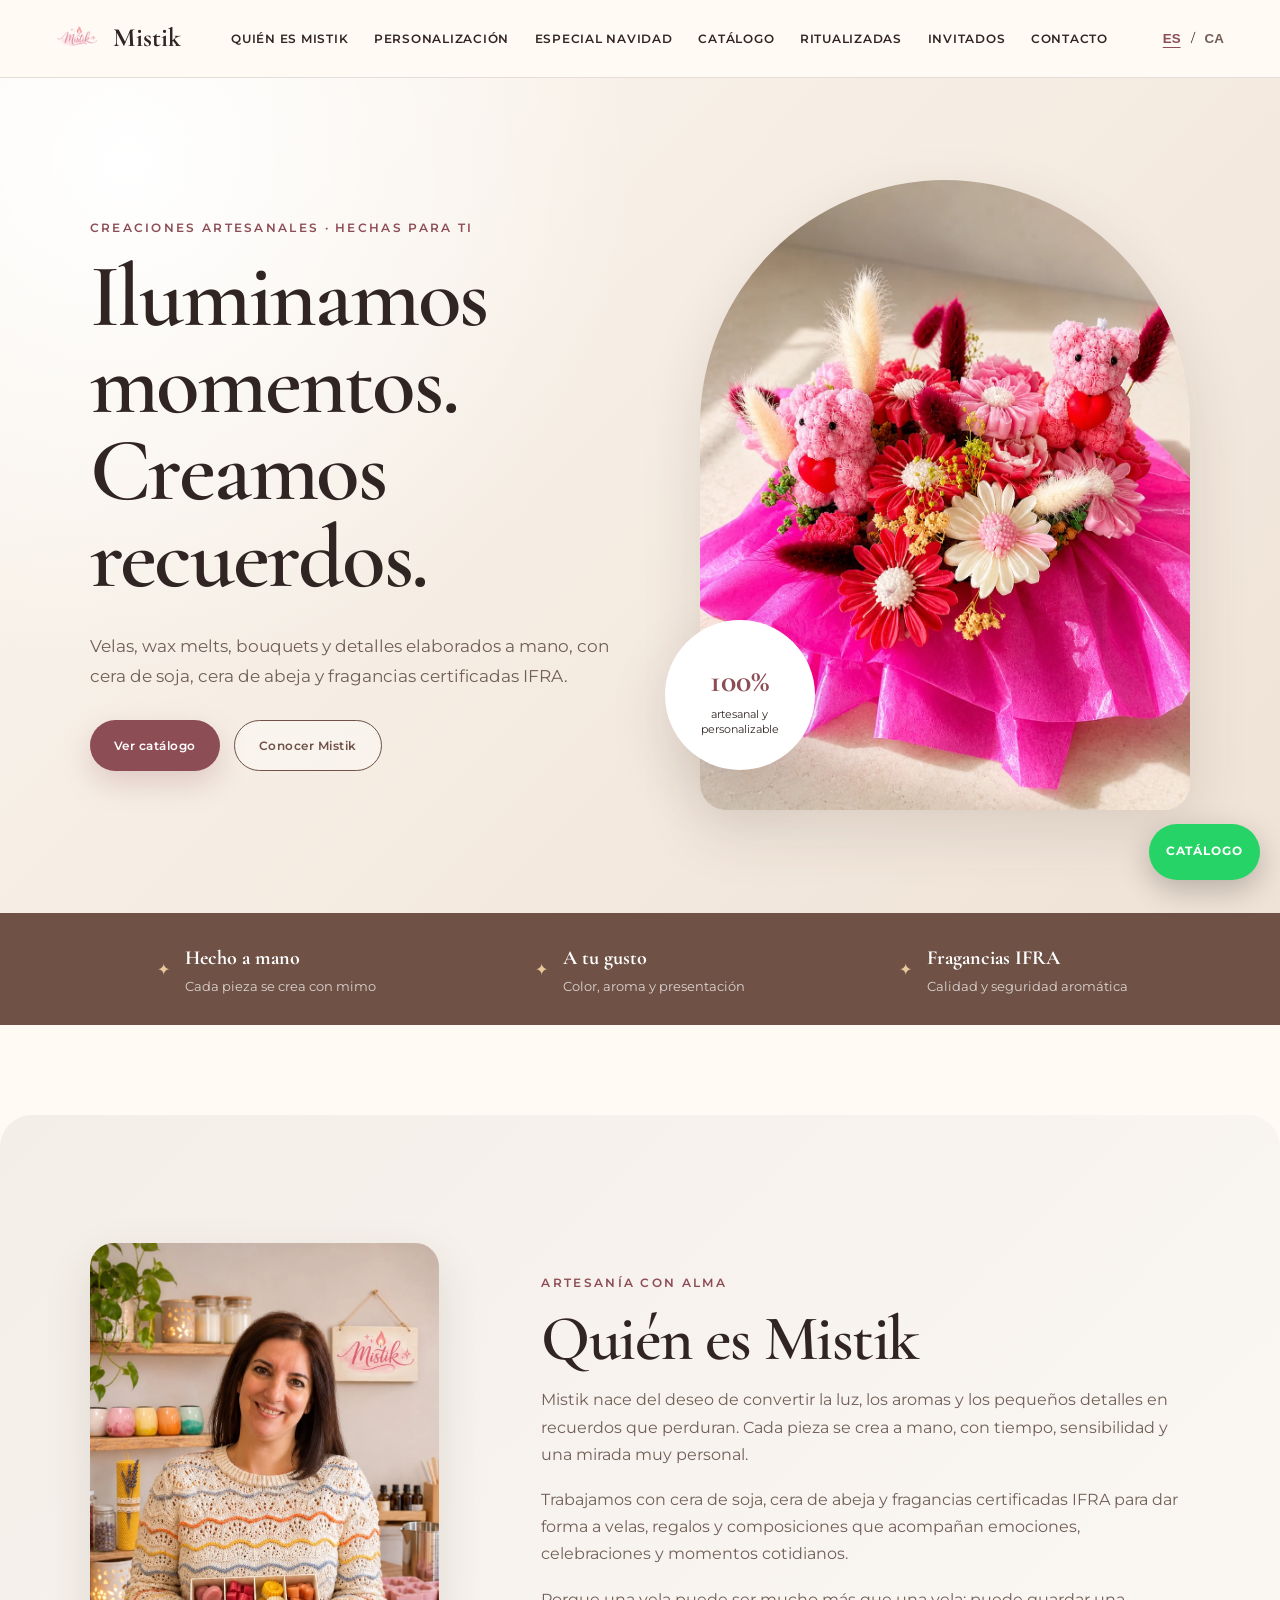
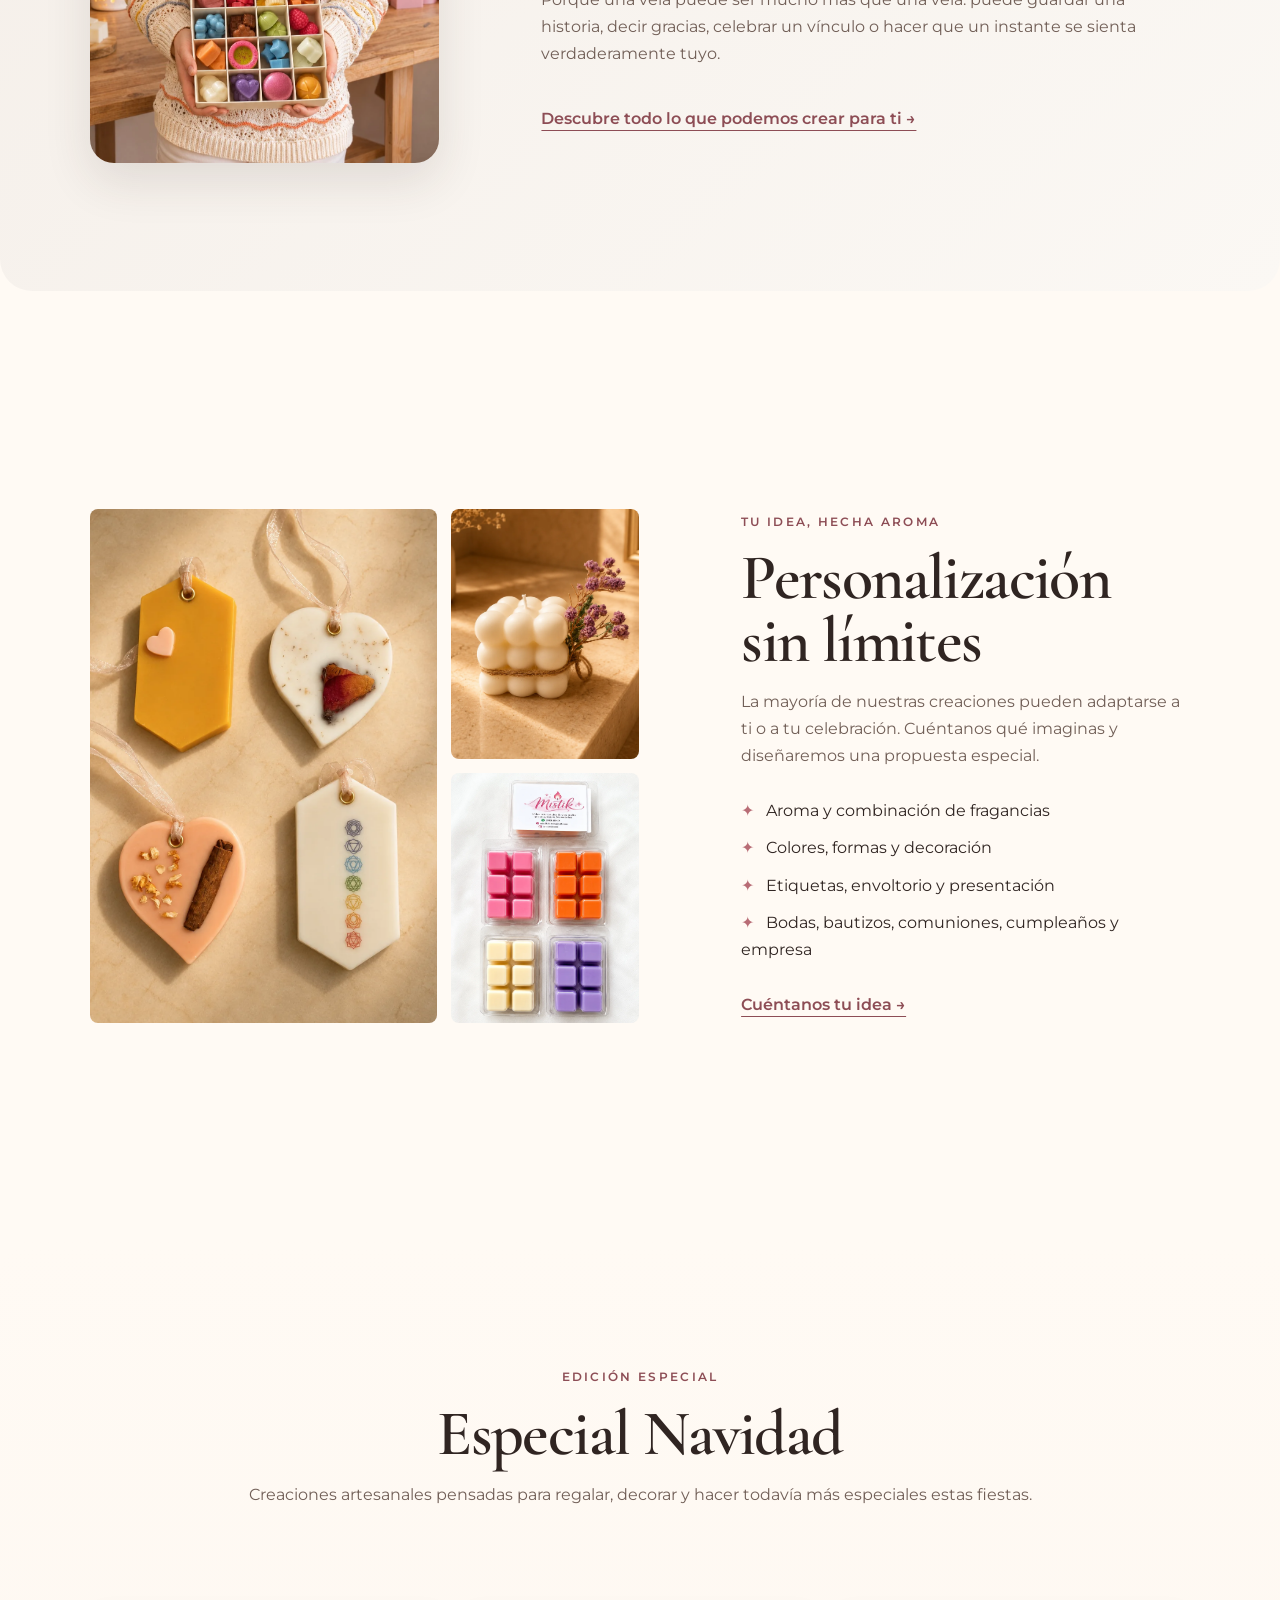
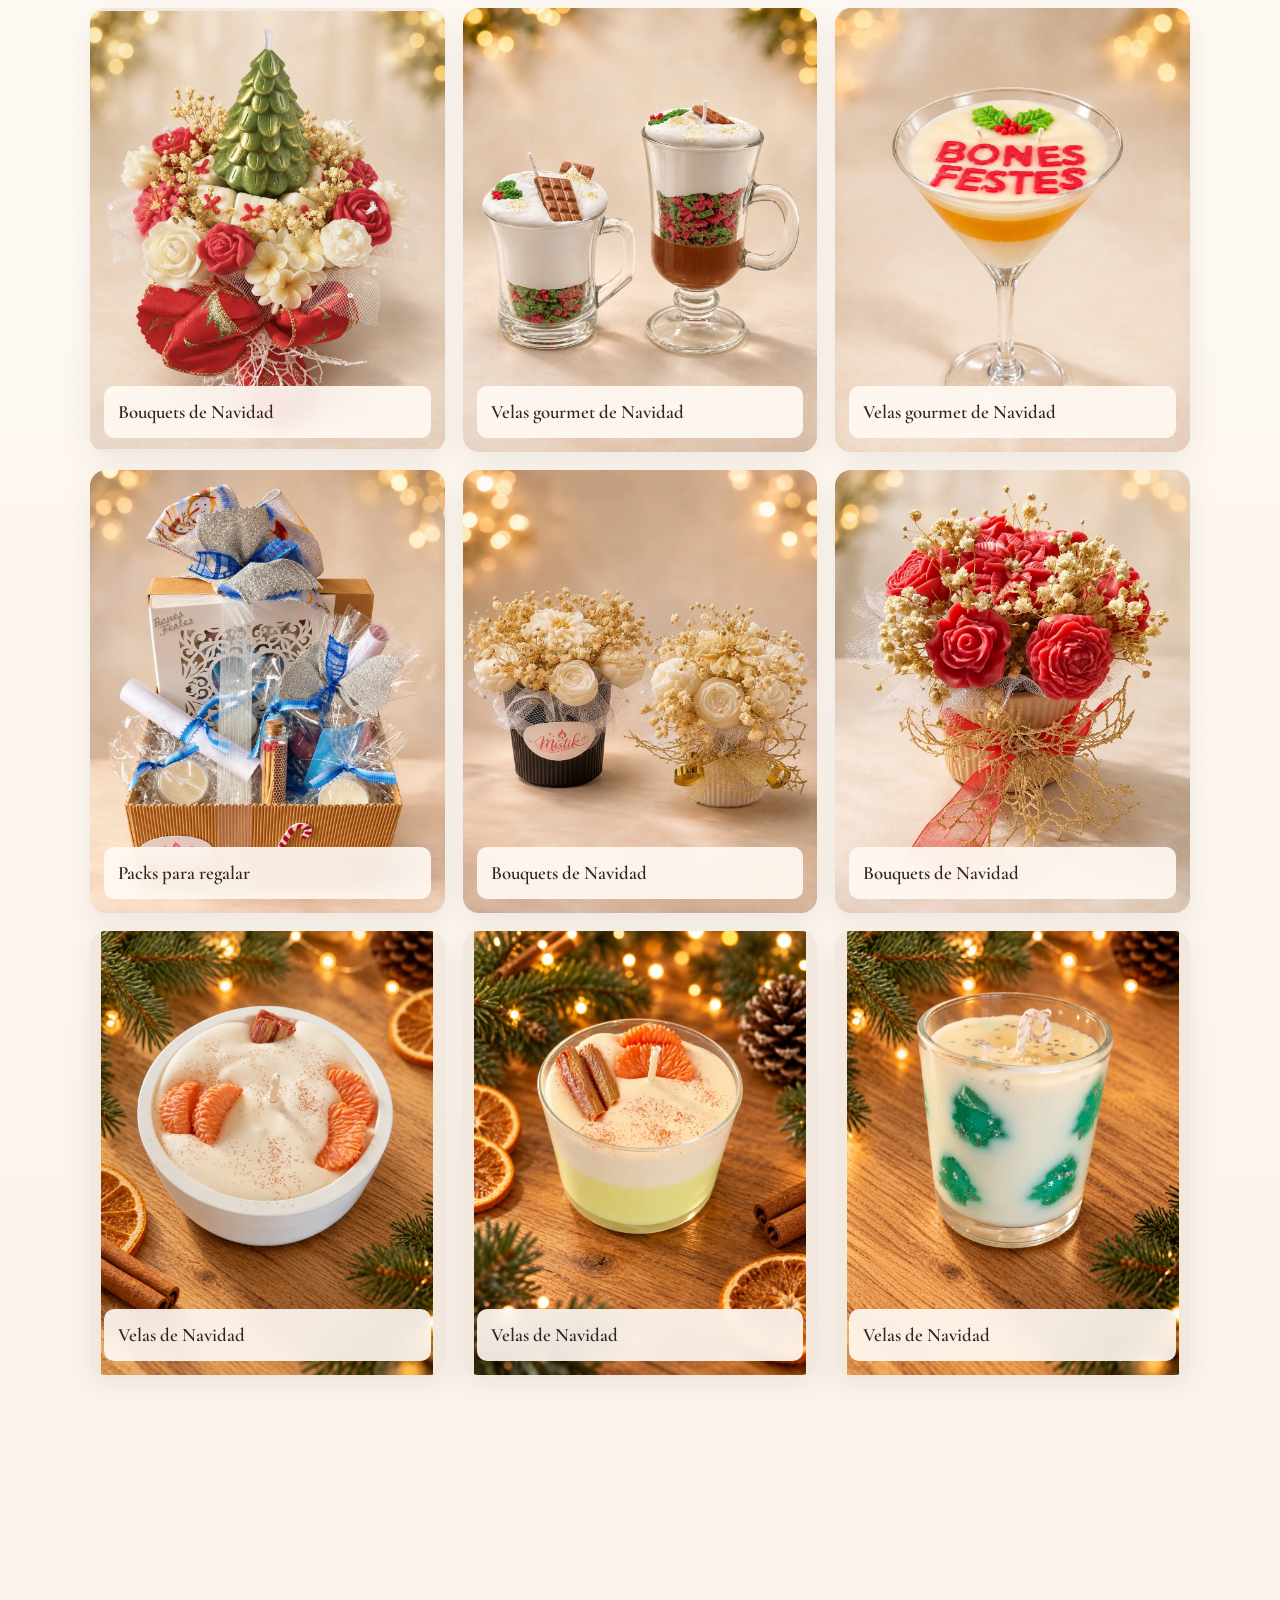
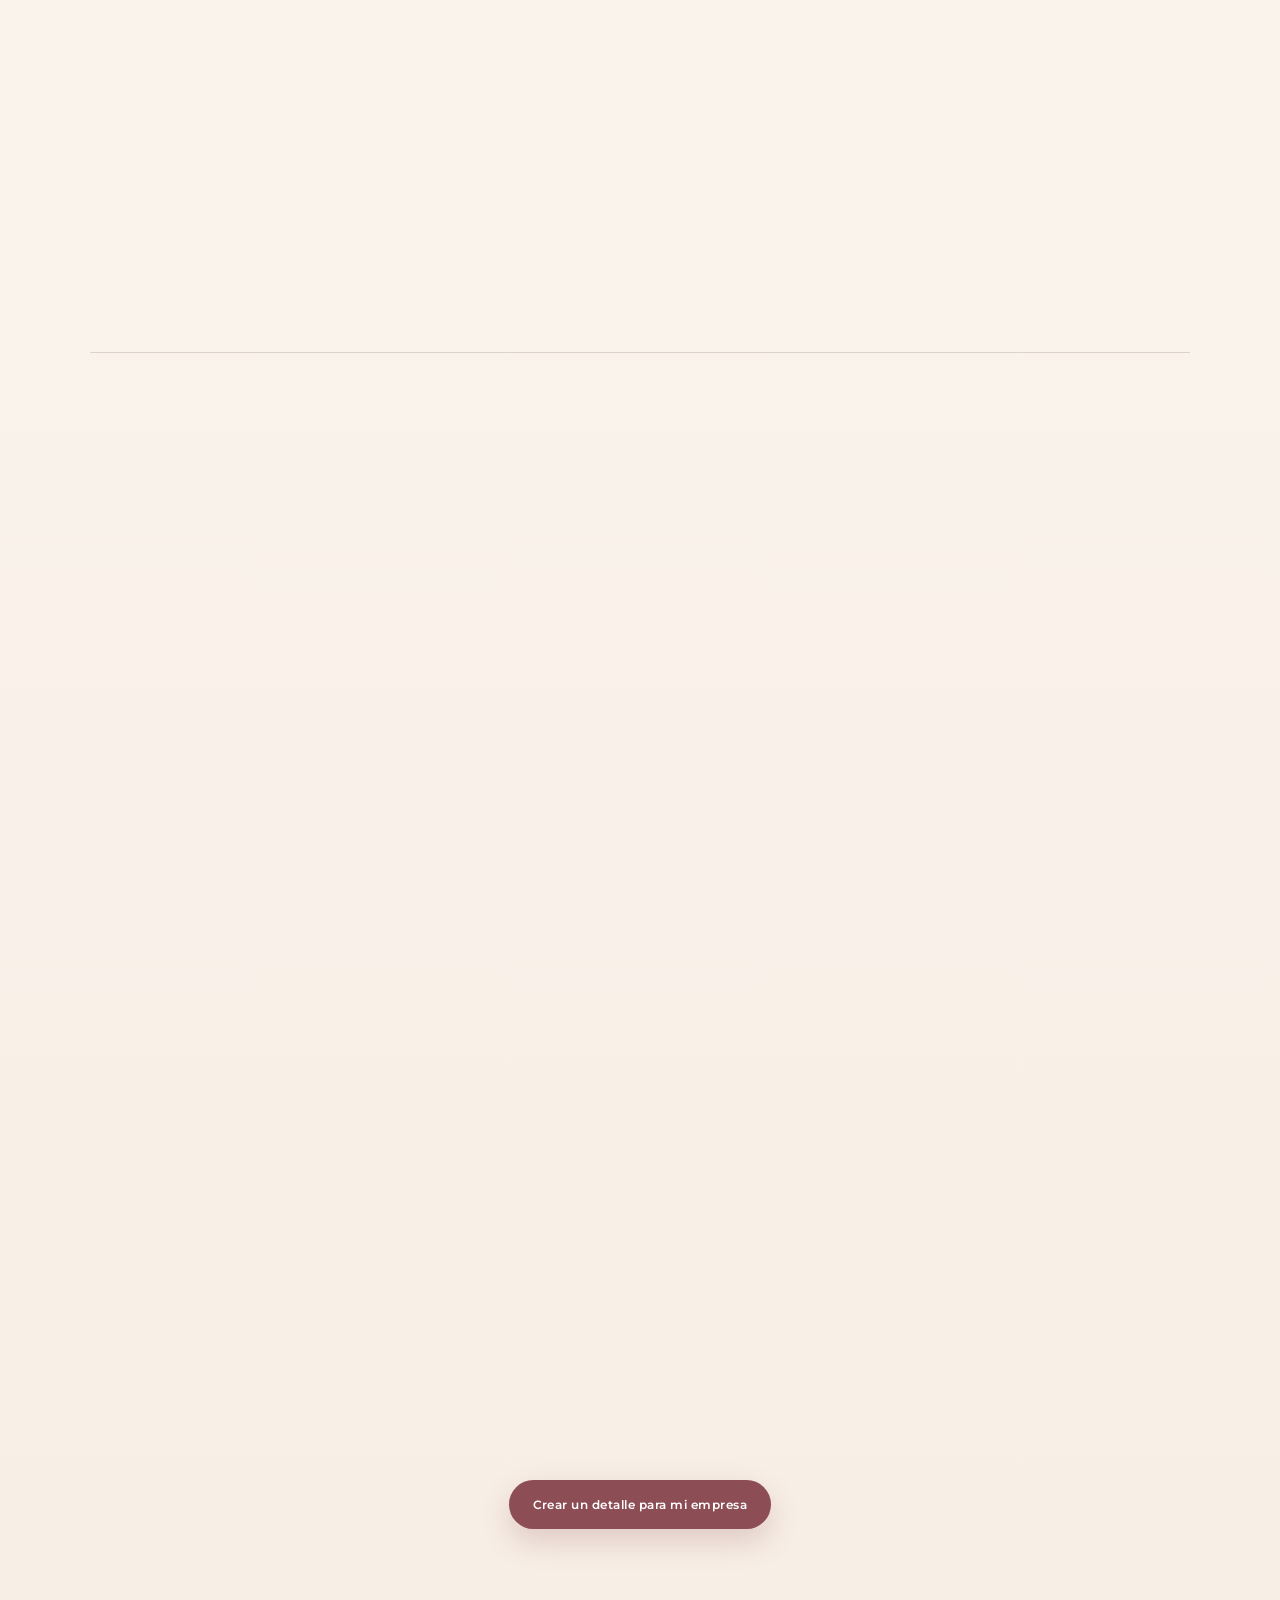
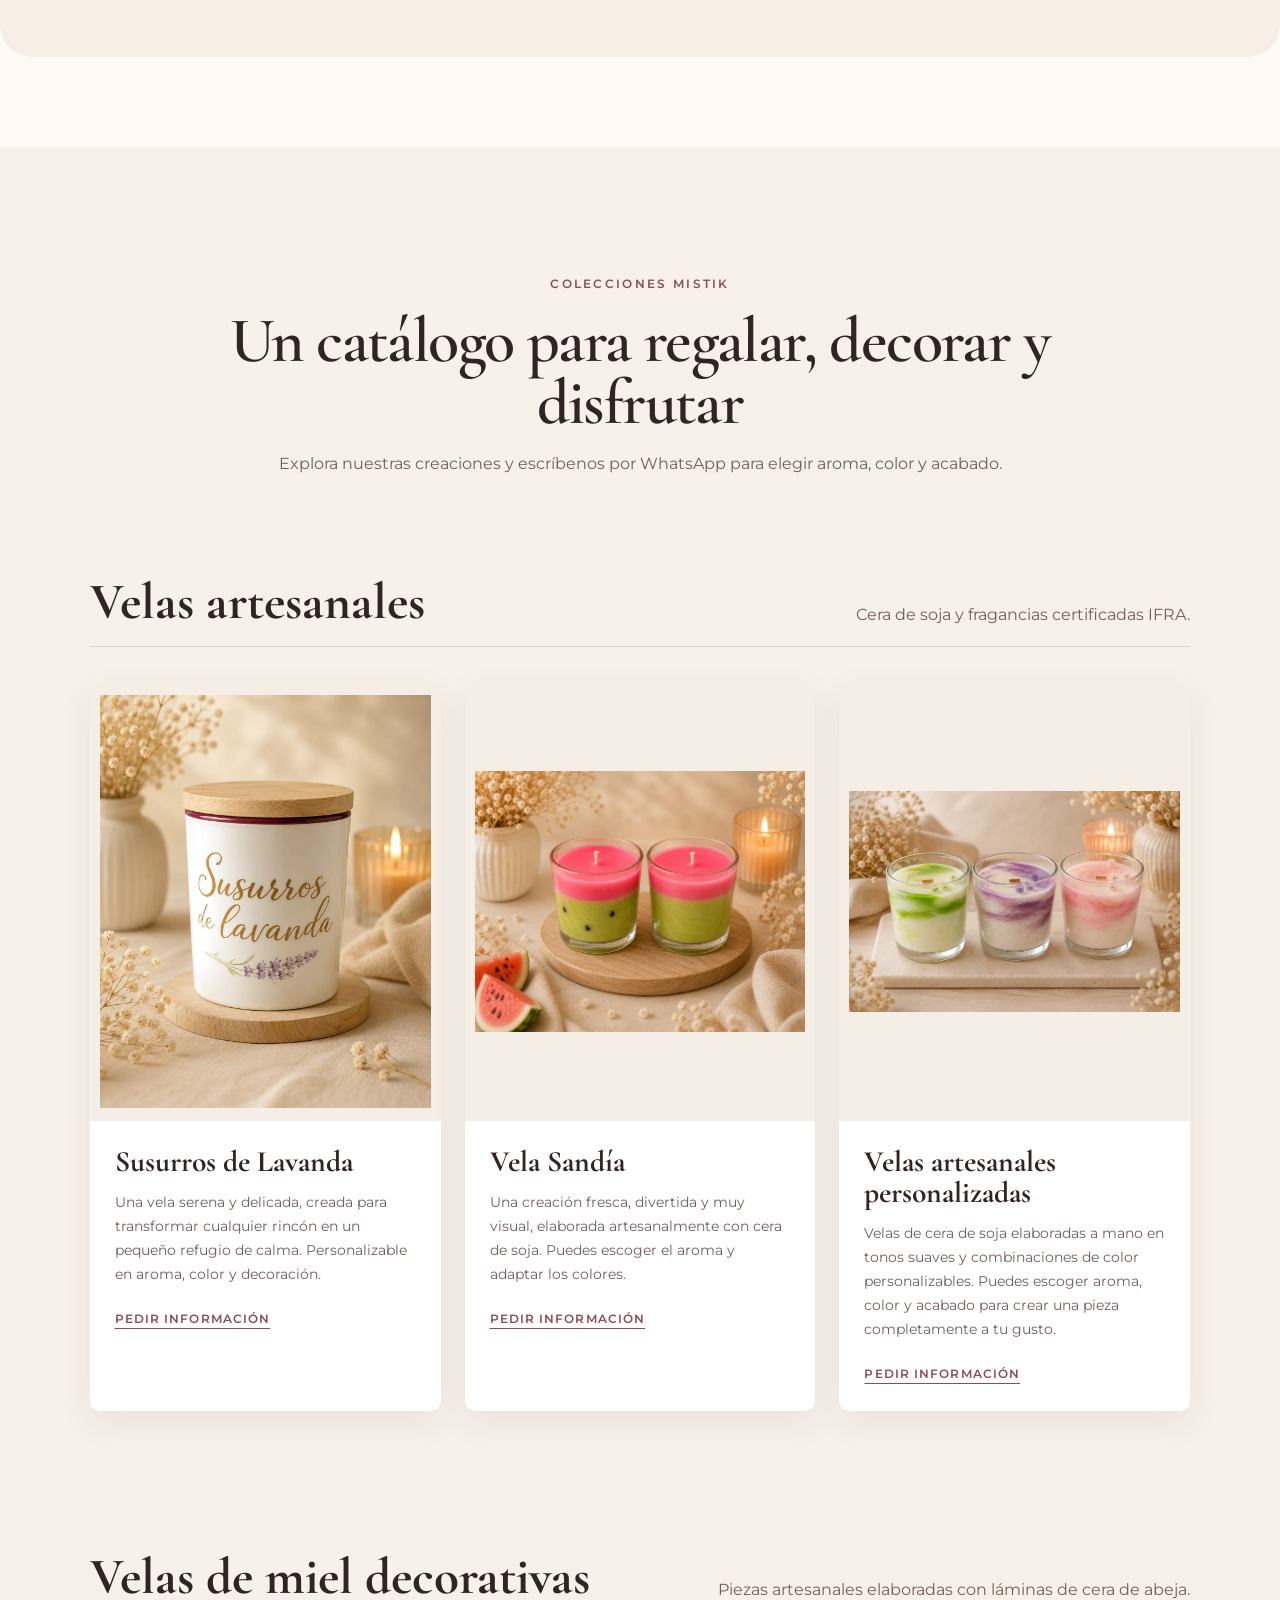
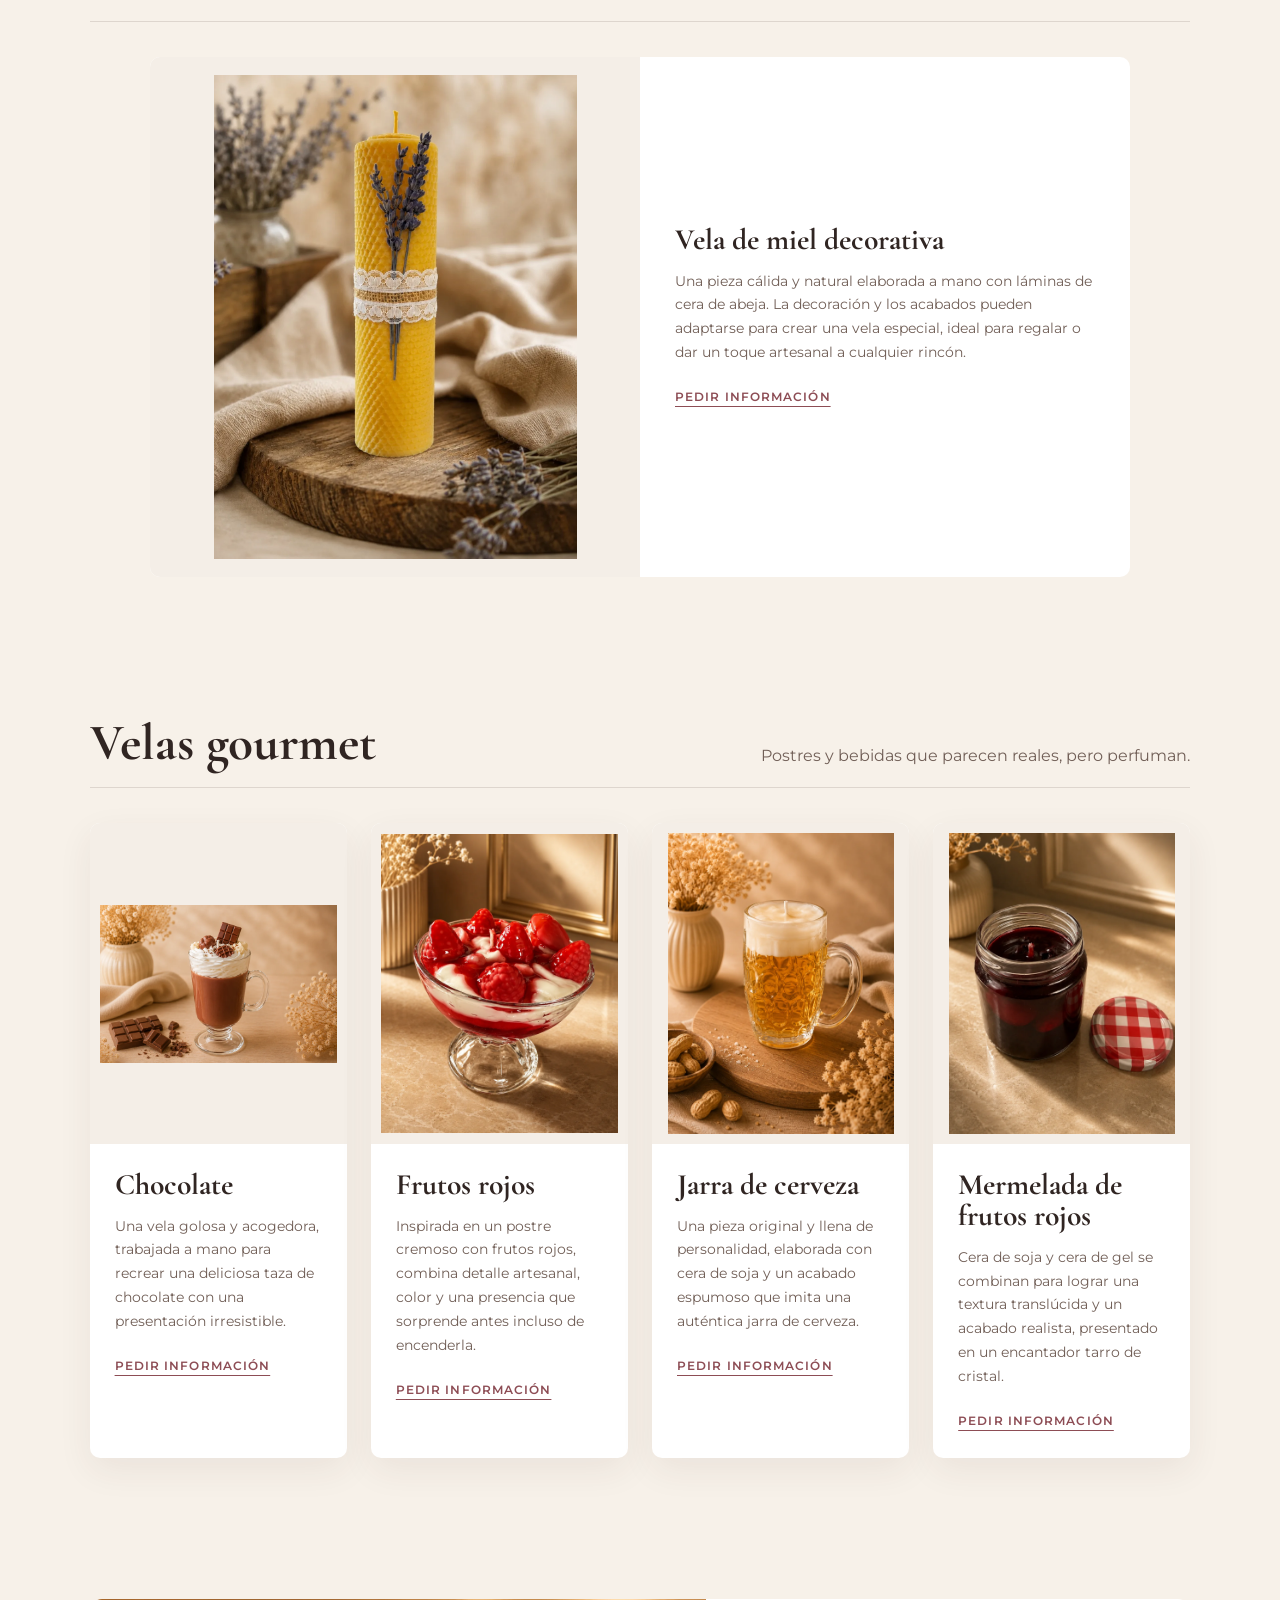
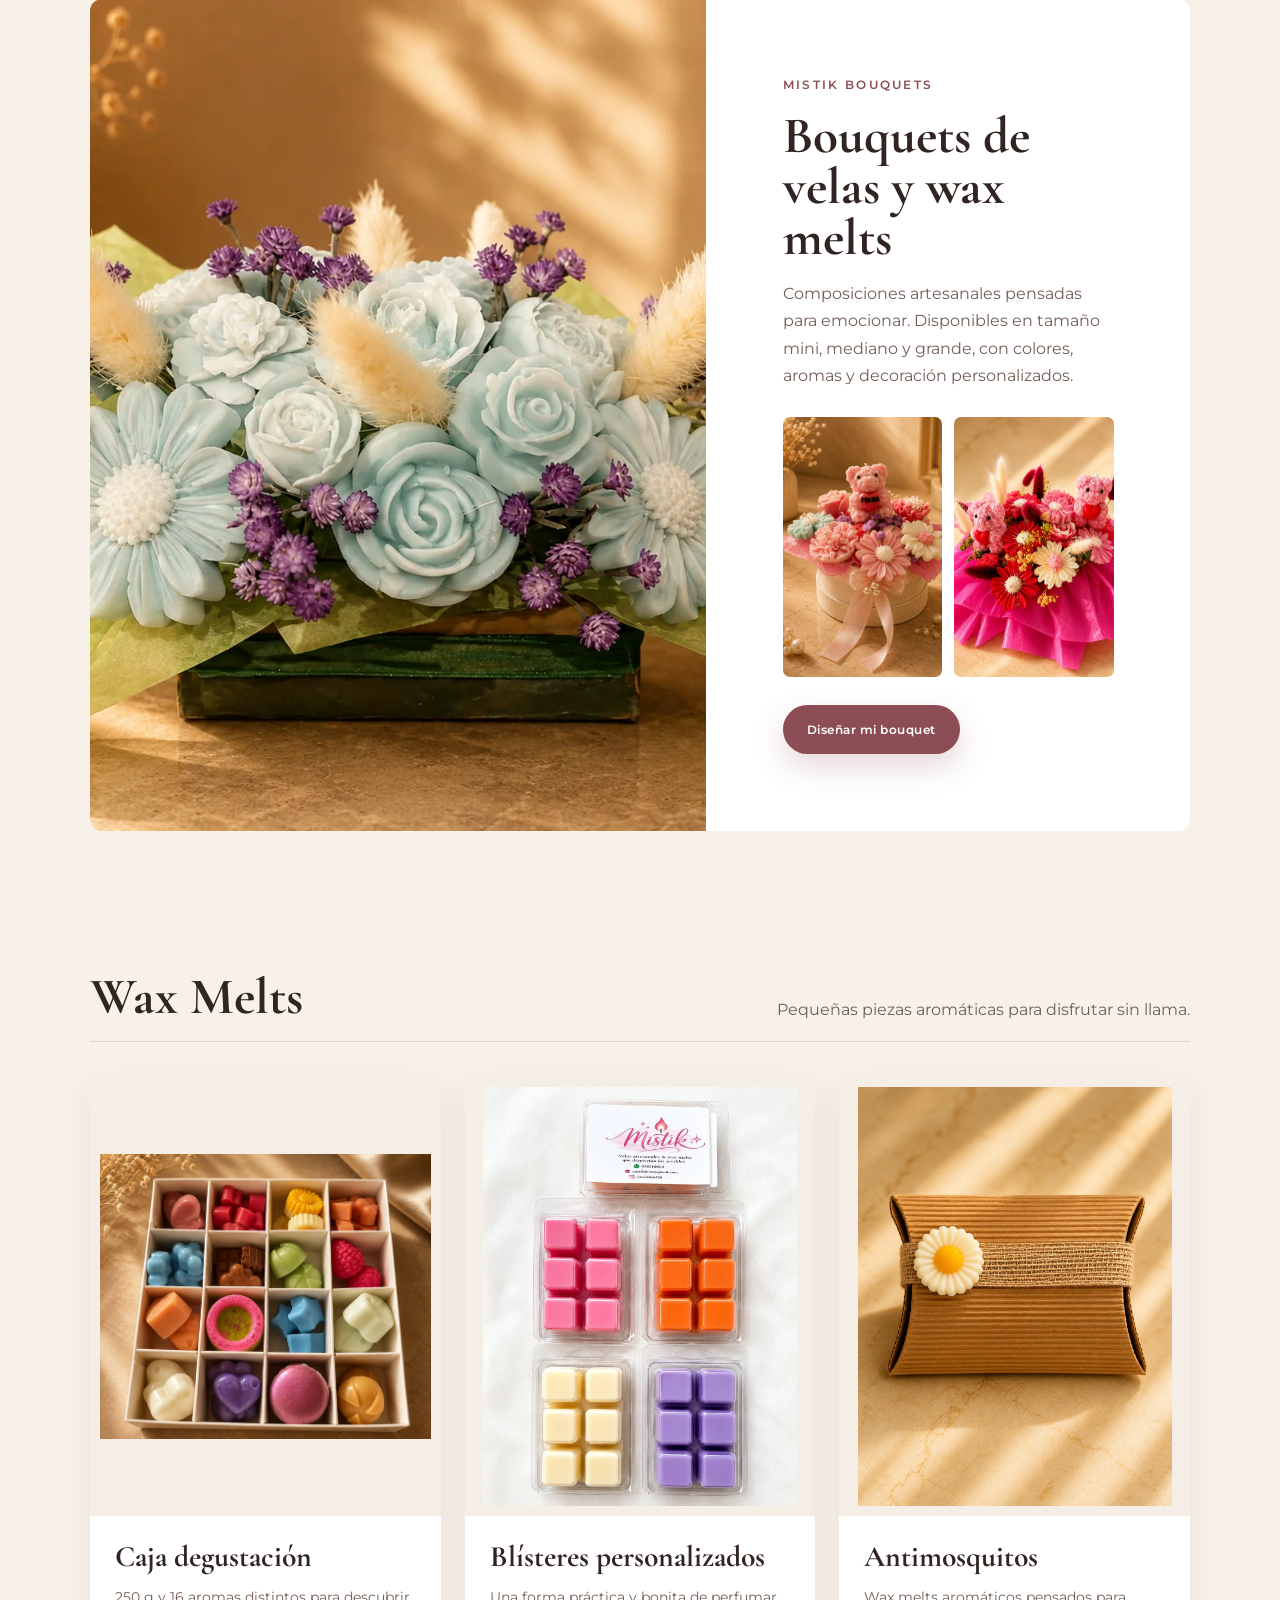
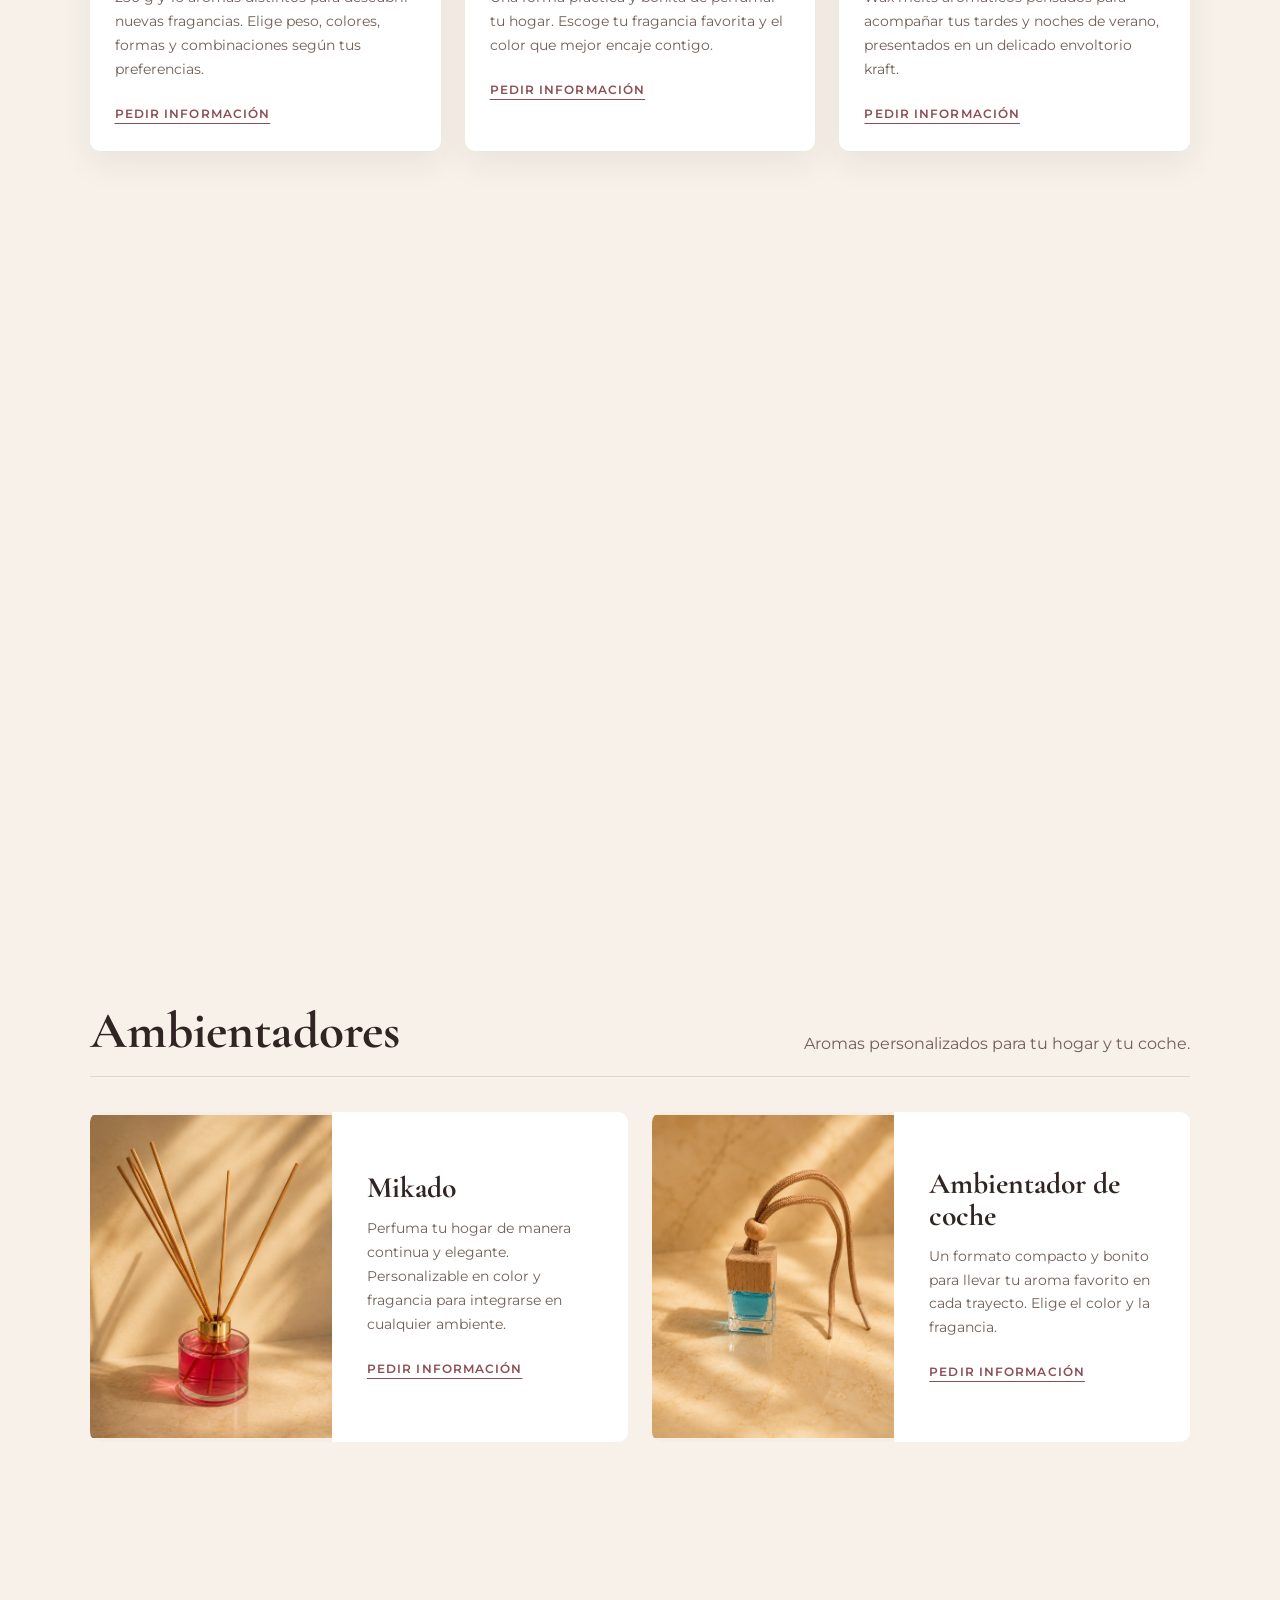
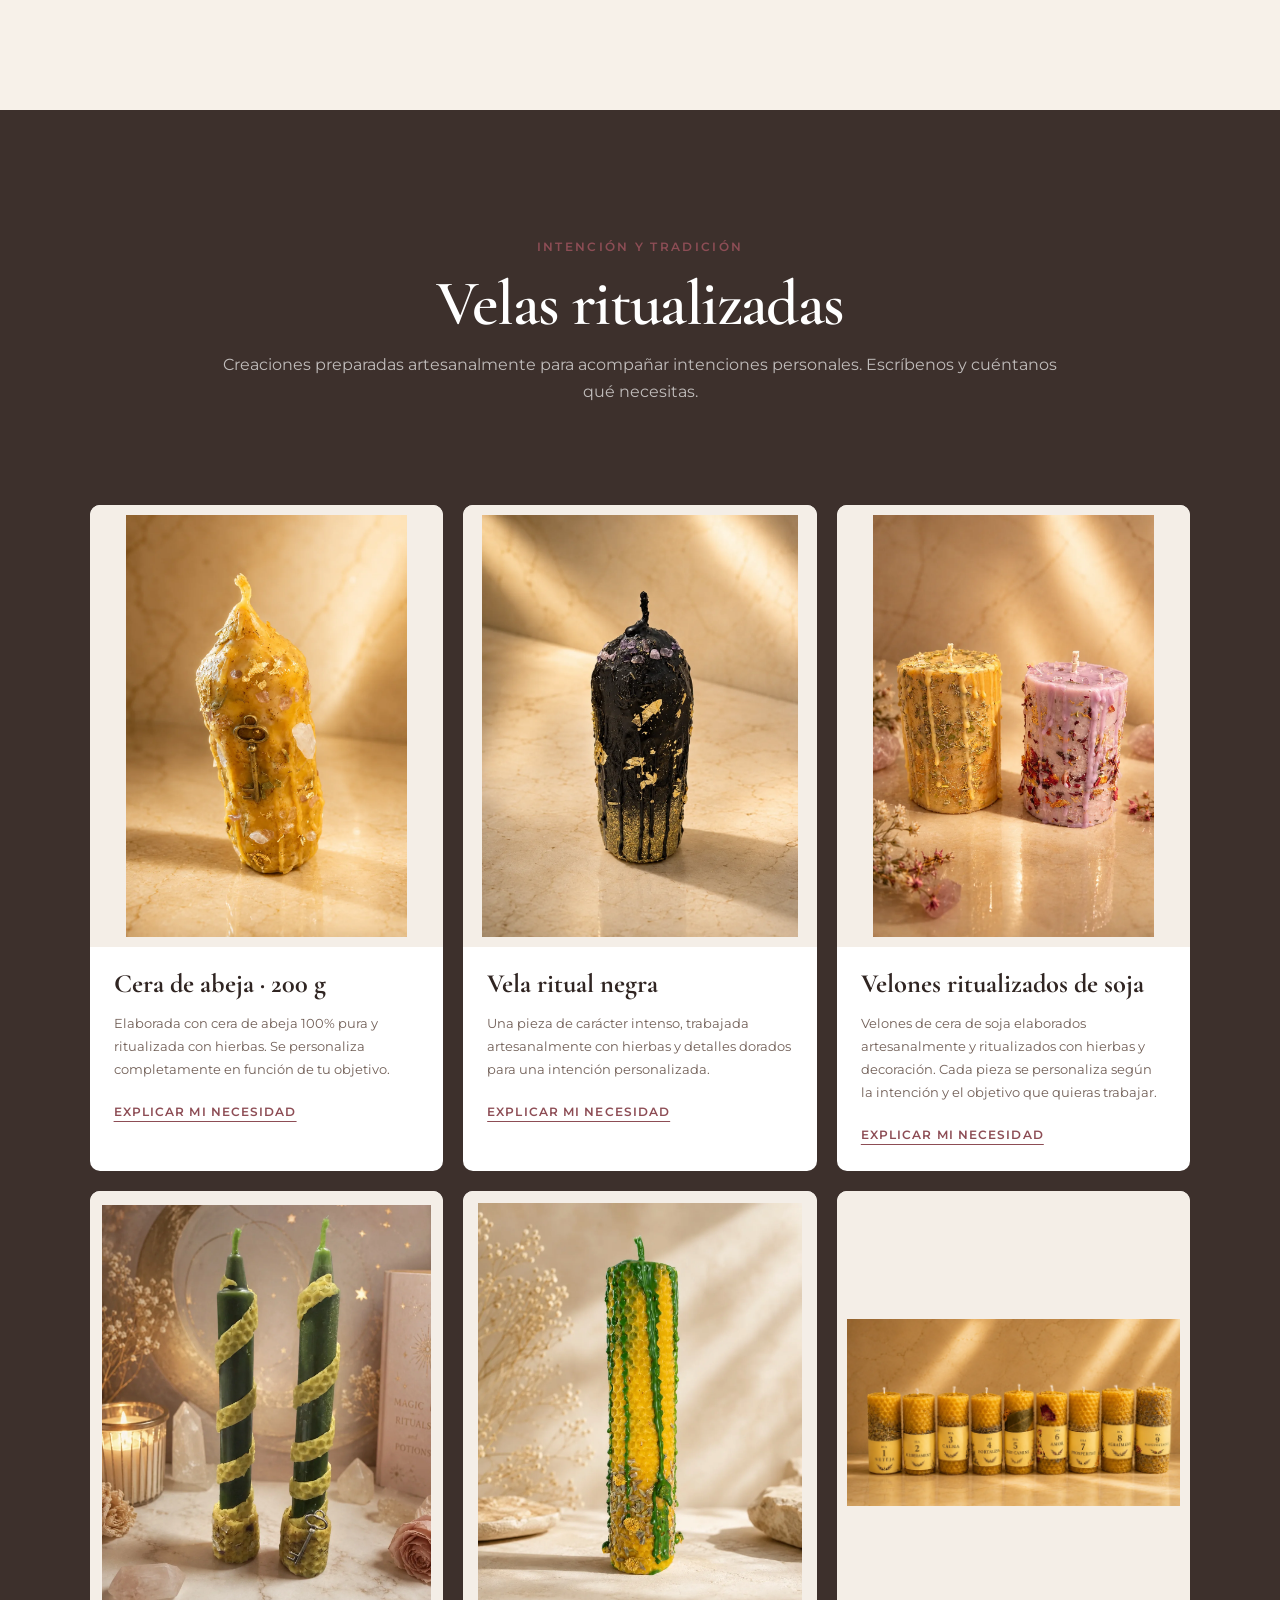
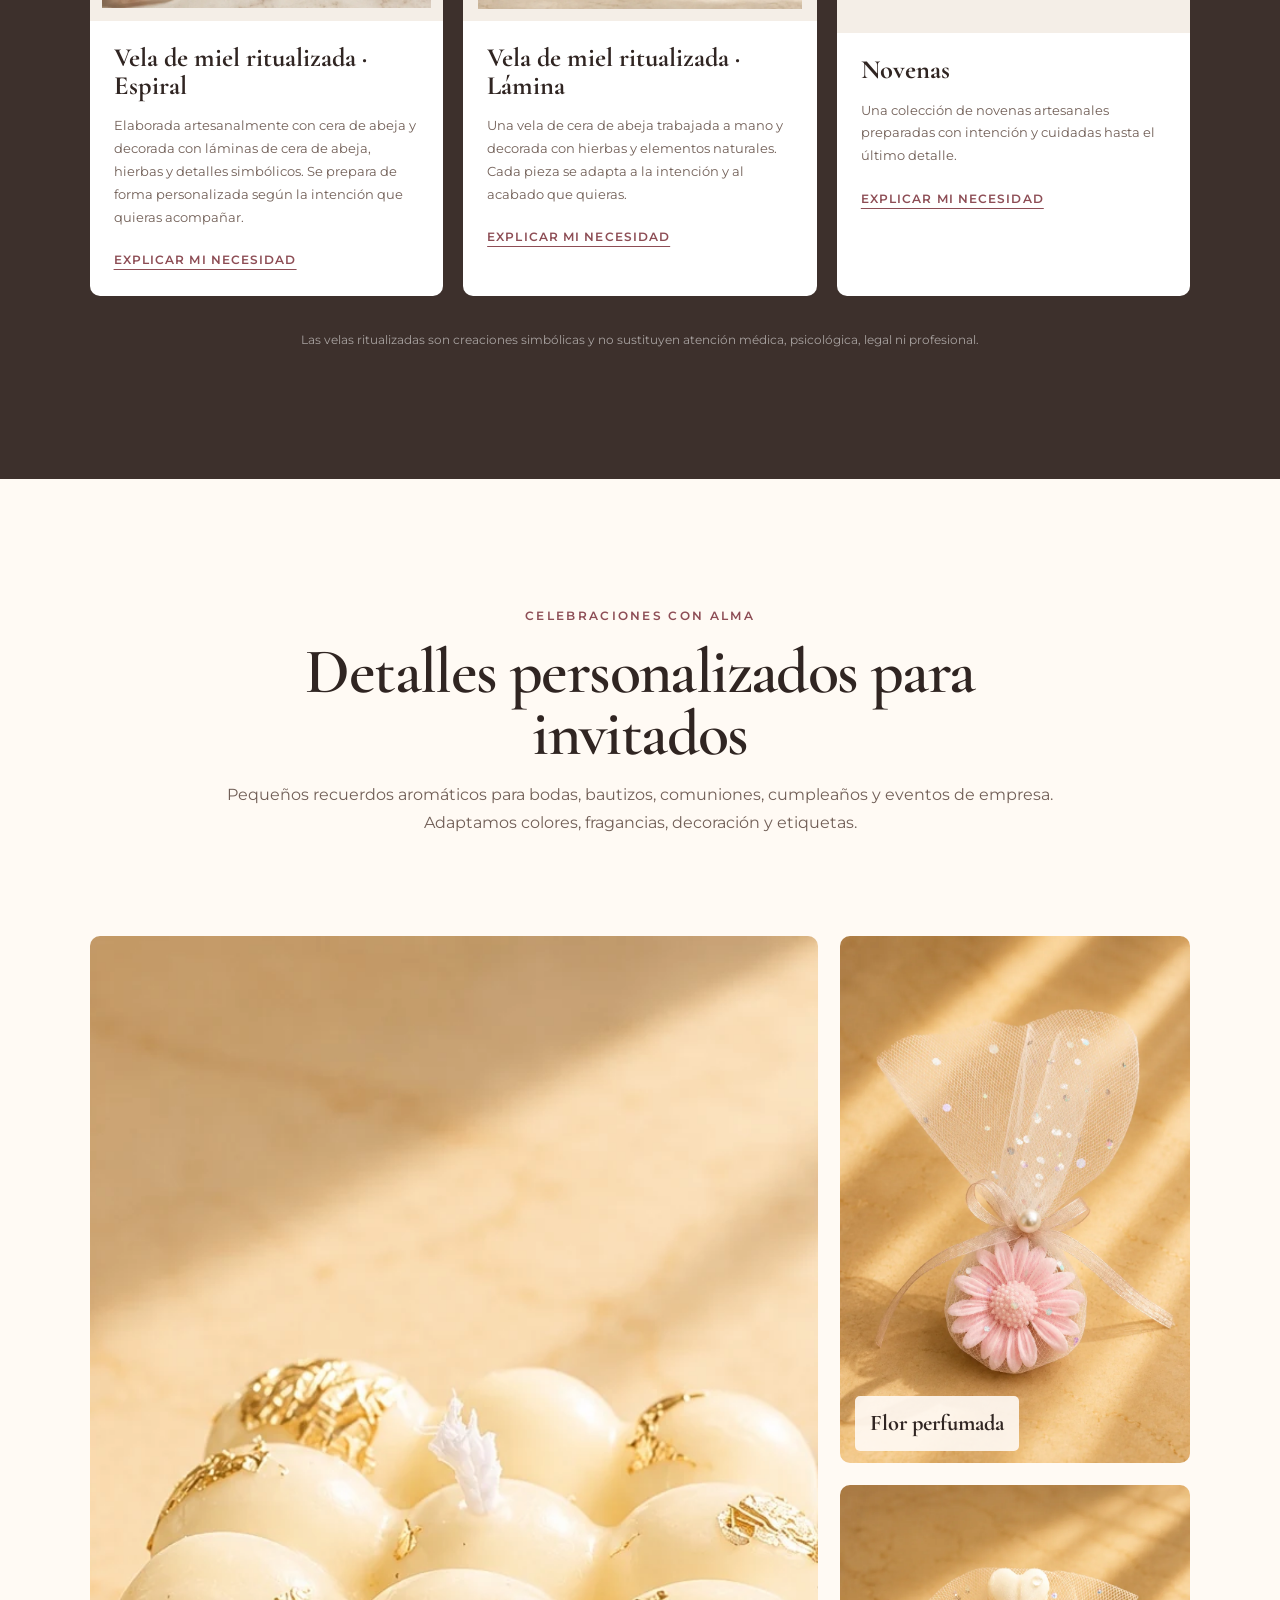
<file: index.html>
<!doctype html>
<html lang="es">
<head>
  <meta charset="utf-8">

  <!-- Google tag (gtag.js) - Google Analytics 4 -->
  <script async src="https://www.googletagmanager.com/gtag/js?id=G-PTX26TPCER"></script>
  <script>
    window.dataLayer = window.dataLayer || [];
    function gtag(){dataLayer.push(arguments);}
    gtag('js', new Date());
    gtag('config', 'G-PTX26TPCER');
  </script>

  <meta name="viewport" content="width=device-width, initial-scale=1">

  <title>Mistik | Velas artesanales, wax melts y regalos personalizados</title>
  <meta name="description" content="Velas artesanales de soja y cera de abeja, wax melts, bouquets, ambientadores, velas ritualizadas y detalles personalizados hechos a mano en Cataluña. Descubre Mistik.">
  <meta name="robots" content="index, follow, max-image-preview:large">
  <meta name="author" content="Mistik">
  <meta name="theme-color" content="#6f5146">
  <link rel="canonical" href="https://mistikdel26.github.io/mistik/">

  <meta property="og:type" content="website">
  <meta property="og:site_name" content="Mistik">
  <meta property="og:locale" content="es_ES">
  <meta property="og:title" content="Mistik | Artesanía que ilumina momentos">
  <meta property="og:description" content="Velas artesanales de soja y cera de abeja, wax melts, bouquets, ambientadores, velas ritualizadas y detalles personalizados hechos a mano en Cataluña.">
  <meta property="og:url" content="https://mistikdel26.github.io/mistik/">
  <meta property="og:image" content="https://mistikdel26.github.io/mistik/images/bouquet-grande.webp">
  <meta property="og:image:alt" content="Bouquet artesanal de flores de cera creado por Mistik">

  <meta name="twitter:card" content="summary_large_image">
  <meta name="twitter:title" content="Mistik | Artesanía que ilumina momentos">
  <meta name="twitter:description" content="Velas artesanales, wax melts, bouquets, ambientadores y detalles personalizados hechos a mano.">
  <meta name="twitter:image" content="https://mistikdel26.github.io/mistik/images/bouquet-grande.webp">

  <link rel="icon" type="image/png" href="images/favicon.png">
  <link rel="apple-touch-icon" sizes="180x180" href="images/apple-touch-icon.png">
  <link rel="manifest" href="site.webmanifest">
  <link rel="preconnect" href="https://fonts.googleapis.com">
  <link rel="preconnect" href="https://fonts.gstatic.com" crossorigin>
  <link href="https://fonts.googleapis.com/css2?family=Cormorant+Garamond:wght@500;600;700&family=Montserrat:wght@400;500;600&display=swap" rel="stylesheet">
  <link rel="stylesheet" href="styles.css?v=350">

  <script type="application/ld+json">
  {
    "@context": "https://schema.org",
    "@graph": [
      {
        "@type": "WebSite",
        "@id": "https://mistikdel26.github.io/mistik/#website",
        "url": "https://mistikdel26.github.io/mistik/",
        "name": "Mistik",
        "description": "Velas artesanales, wax melts, bouquets, ambientadores y detalles personalizados.",
        "inLanguage": ["es", "ca"]
      },
      {
        "@type": "OnlineStore",
        "@id": "https://mistikdel26.github.io/mistik/#store",
        "name": "Mistik",
        "url": "https://mistikdel26.github.io/mistik/",
        "logo": "https://mistikdel26.github.io/mistik/images/logo.png",
        "image": "https://mistikdel26.github.io/mistik/images/bouquet-grande.webp",
        "description": "Creaciones artesanales hechas a mano: velas, wax melts, bouquets, ambientadores y detalles personalizados.",
        "email": "mistikdel26@gmail.com",
        "telephone": "+34938310080",
        "areaServed": "ES",
        "sameAs": [
          "https://www.instagram.com/mistikdel26",
          "https://www.tiktok.com/@mistikdel26"
        ]
      }
    ]
  }
  </script>
</head>
<body>
  <a class="skip-link" href="#contenido">Saltar al contenido</a>
  <header class="site-header">
    <a class="brand" href="#inicio" aria-label="Mistik, inicio">
      <img src="images/logo.png" alt="Logo de Mistik" width="1024" height="1024">
      <span>Mistik</span>
    </a>
    <button class="menu-toggle" type="button" aria-expanded="false" aria-controls="main-nav"><span></span><span></span><span></span><span class="sr-only">Abrir menú</span></button>
    <nav id="main-nav" class="main-nav" aria-label="Navegación principal">
      <a href="#quien-es-mistik" data-i18n="nav_about">Quién es Mistik</a>
      <a href="#personalizacion" data-i18n="nav_custom">Personalización</a>
      <a href="#especial-nadal" data-i18n="nav_christmas">Especial Navidad</a>
      <a href="#catalogo" data-i18n="nav_catalog">Catálogo</a>
      <a href="#ritualizadas" data-i18n="nav_ritual">Ritualizadas</a>
      <a href="#invitados" data-i18n="nav_events">Invitados</a>
      <a href="#contacto" data-i18n="nav_contact">Contacto</a>
    </nav>
    <div class="language-switch" aria-label="Idioma">
      <button type="button" class="lang active" data-lang="es">ES</button>
      <span>/</span>
      <button type="button" class="lang" data-lang="ca">CA</button>
    </div>
  </header>

  <main id="contenido">
    <section id="inicio" class="hero">
      <div class="hero-copy reveal">
        <p class="eyebrow" data-i18n="hero_eyebrow">Creaciones artesanales · Hechas para ti</p>
        <h1 data-i18n="hero_title">Iluminamos momentos. Creamos recuerdos.</h1>
        <p data-i18n="hero_text">Velas, wax melts, bouquets y detalles elaborados a mano, con cera de soja, cera de abeja y fragancias certificadas IFRA.</p>
        <div class="hero-actions">
          <a class="button primary catalog-link" href="https://wa.me/c/34938310080" target="_blank" rel="noopener" data-i18n="hero_catalog">Ver catálogo</a>
          <a class="button secondary" href="#quien-es-mistik" data-i18n="hero_about">Conocer Mistik</a>
        </div>
      </div>
      <div class="hero-image reveal">
        <img src="images/bouquet-grande.webp" alt="Bouquet artesanal Mistik con flores de cera" fetchpriority="high" width="1119" height="1400">
        <div class="hero-badge"><strong>100%</strong><span data-i18n="hero_badge">artesanal y personalizable</span></div>
      </div>
    </section>

    <section class="trust-strip" aria-label="Valores de Mistik">
      <div><span>✦</span><p><strong data-i18n="trust_1_title">Hecho a mano</strong><small data-i18n="trust_1_text">Cada pieza se crea con mimo</small></p></div>
      <div><span>✦</span><p><strong data-i18n="trust_2_title">A tu gusto</strong><small data-i18n="trust_2_text">Color, aroma y presentación</small></p></div>
      <div><span>✦</span><p><strong data-i18n="trust_3_title">Fragancias IFRA</strong><small data-i18n="trust_3_text">Calidad y seguridad aromática</small></p></div>
    </section>


    <section id="quien-es-mistik" class="section about-section">
      <div class="about-photo reveal"><img src="images/qui-es-mistik.webp" alt="Creadora de Mistik en su taller artesanal" loading="lazy" width="1200" height="1600"></div>
      <div class="section-copy reveal">
        <p class="eyebrow" data-i18n="about_eyebrow">Artesanía con alma</p>
        <h2 data-i18n="about_title">Quién es Mistik</h2>
        <p data-i18n="about_text_1">Mistik nace del deseo de convertir la luz, los aromas y los pequeños detalles en recuerdos que perduran. Cada pieza se crea a mano, con tiempo, sensibilidad y una mirada muy personal.</p>
        <p data-i18n="about_text_2">Trabajamos con cera de soja, cera de abeja y fragancias certificadas IFRA para dar forma a velas, regalos y composiciones que acompañan emociones, celebraciones y momentos cotidianos.</p>
        <p data-i18n="about_text_3">Porque una vela puede ser mucho más que una vela: puede guardar una historia, decir gracias, celebrar un vínculo o hacer que un instante se sienta verdaderamente tuyo.</p>
        <a class="text-link" href="#personalizacion" data-i18n="about_cta">Descubre todo lo que podemos crear para ti →</a>
      </div>
    </section>

    <section id="personalizacion" class="section custom-section">
      <div class="custom-gallery reveal">
        <img class="large" src="images/placas-aromaticas.webp" alt="Placas aromáticas personalizadas Mistik" loading="lazy" width="1050" height="1400">
        <img src="images/vela-bubble-lavanda.webp" alt="Vela bubble decorada con lavanda" loading="lazy" width="1238" height="1271">
        <img src="images/wax-melts-blisters.webp" alt="Blísteres de wax melts en varios colores" loading="lazy" width="1050" height="1400">
      </div>
      <div class="section-copy reveal">
        <p class="eyebrow" data-i18n="custom_eyebrow">Tu idea, hecha aroma</p>
        <h2 data-i18n="custom_title">Personalización sin límites</h2>
        <p data-i18n="custom_text">La mayoría de nuestras creaciones pueden adaptarse a ti o a tu celebración. Cuéntanos qué imaginas y diseñaremos una propuesta especial.</p>
        <ul class="feature-list">
          <li data-i18n="custom_li_1">Aroma y combinación de fragancias</li>
          <li data-i18n="custom_li_2">Colores, formas y decoración</li>
          <li data-i18n="custom_li_3">Etiquetas, envoltorio y presentación</li>
          <li data-i18n="custom_li_4">Bodas, bautizos, comuniones, cumpleaños y empresa</li>
        </ul>
        <a class="text-link whatsapp-link" href="https://wa.me/c/34938310080" target="_blank" rel="noopener" data-message-es="Hola, quiero información sobre una creación personalizada de Mistik." data-message-ca="Hola, vull informació sobre una creació personalitzada de Mistik." data-i18n="custom_cta">Cuéntanos tu idea →</a>
      </div>
    </section>

    <section id="especial-nadal" class="section christmas-section">
      <div class="section-heading reveal christmas-heading">
        <p class="eyebrow" data-i18n="christmas_eyebrow">Edición especial</p>
        <h2 data-i18n="christmas_title">Especial Navidad</h2>
        <p data-i18n="christmas_text">Creaciones artesanales pensadas para regalar, decorar y hacer todavía más especiales estas fiestas.</p>
      </div>

      <div class="christmas-gallery" aria-label="Colección especial de Navidad Mistik">
        <figure class="christmas-card reveal wide"><img src="images/nadal-bouquet-arbre.webp" alt="Bouquet navideño Mistik con árbol de vela y flores de cera" loading="lazy"><figcaption data-i18n="xmas_bouquets">Bouquets de Navidad</figcaption></figure>
        <figure class="christmas-card reveal"><img src="images/nadal-gourmet-tasses.webp" alt="Velas gourmet navideñas en taza" loading="lazy"><figcaption data-i18n="xmas_gourmet">Velas gourmet de Navidad</figcaption></figure>
        <figure class="christmas-card reveal"><img src="images/nadal-copa-bones-festes.webp" alt="Vela gourmet navideña Bones Festes" loading="lazy"><figcaption data-i18n="xmas_gourmet">Velas gourmet de Navidad</figcaption></figure>
        <figure class="christmas-card reveal tall"><img src="images/nadal-pack-regal.webp" alt="Pack de regalo navideño personalizado Mistik" loading="lazy"><figcaption data-i18n="xmas_packs">Packs para regalar</figcaption></figure>
        <figure class="christmas-card reveal"><img src="images/nadal-bouquets-blancs.webp" alt="Bouquets navideños blancos y dorados" loading="lazy"><figcaption data-i18n="xmas_bouquets">Bouquets de Navidad</figcaption></figure>
        <figure class="christmas-card reveal"><img src="images/nadal-bouquet-vermell.webp" alt="Bouquet navideño rojo y dorado" loading="lazy"><figcaption data-i18n="xmas_bouquets">Bouquets de Navidad</figcaption></figure>
        <figure class="christmas-card reveal"><img src="images/nadal-taronja-bol.webp" alt="Vela artesanal navideña de naranja y canela" loading="lazy"><figcaption data-i18n="xmas_candles">Velas de Navidad</figcaption></figure>
        <figure class="christmas-card reveal"><img src="images/nadal-taronja-vas.webp" alt="Vela navideña en vaso con naranja y canela" loading="lazy"><figcaption data-i18n="xmas_candles">Velas de Navidad</figcaption></figure>
        <figure class="christmas-card reveal"><img src="images/nadal-arbres-vas.webp" alt="Vela navideña con árboles verdes decorativos" loading="lazy"><figcaption data-i18n="xmas_candles">Velas de Navidad</figcaption></figure>
        <figure class="christmas-card reveal wide"><img src="images/nadal-espelmes-botaniques.webp" alt="Velas botánicas decoradas para Navidad" loading="lazy"><figcaption data-i18n="xmas_candles">Velas de Navidad</figcaption></figure>
      </div>

      <div id="detalls-empreses" class="business-special">
        <div class="section-heading reveal business-heading">
          <p class="eyebrow" data-i18n="business_eyebrow">Regalos con identidad</p>
          <h3 data-i18n="business_title">Detalles para empresas</h3>
          <p data-i18n="business_text">Detalles artesanales personalizados para agradecer, felicitar o sorprender a clientes, equipos y colaboradores.</p>
        </div>
        <div class="business-gallery" aria-label="Detalles personalizados para empresas">
          <figure class="business-card reveal"><img src="images/empreses-mistik-mel.webp" alt="Detalle de empresa Mistik con vela de cera de abeja y cerilla" loading="lazy"><figcaption data-i18n="business_honey">Detalles con cera de abeja</figcaption></figure>
          <figure class="business-card reveal"><img src="images/empreses-gourmet.webp" alt="Velas gourmet personalizadas como detalle de empresa" loading="lazy"><figcaption data-i18n="business_gourmet">Detalles gourmet</figcaption></figure>
          <figure class="business-card reveal"><img src="images/empreses-targeta-te.webp" alt="Tarjeta navideña personalizada con vela de té" loading="lazy"><figcaption data-i18n="business_cards">Tarjetas personalizadas</figcaption></figure>
          <figure class="business-card reveal"><img src="images/empreses-estrella-mel.webp" alt="Tarjeta personalizada con estrella de cera de abeja" loading="lazy"><figcaption data-i18n="business_cards">Tarjetas personalizadas</figcaption></figure>
          <figure class="business-card reveal"><img src="images/empreses-velo-mel.webp" alt="Vela de cera de abeja presentada como regalo personalizado" loading="lazy"><figcaption data-i18n="business_honey">Detalles con cera de abeja</figcaption></figure>
          <figure class="business-card reveal"><img src="images/empreses-targeta-mel.webp" alt="Tarjeta navideña personalizada con vela de miel y cerilla" loading="lazy"><figcaption data-i18n="business_cards">Tarjetas personalizadas</figcaption></figure>
          <figure class="business-card reveal"><img src="images/empreses-macarons.webp" alt="Caja de macarons de wax melts preparada como detalle de empresa" loading="lazy"><figcaption data-i18n="business_wax">Wax melts personalizados</figcaption></figure>
        </div>
        <div class="center reveal"><a class="button primary whatsapp-product" href="https://wa.me/c/34938310080" target="_blank" rel="noopener" data-product-es="detalles personalizados para empresa" data-product-ca="detalls personalitzats per a empresa" data-i18n="business_cta">Crear un detalle para mi empresa</a></div>
      </div>
    </section>

    <section id="catalogo" class="section catalog-section">
      <div class="section-heading reveal">
        <p class="eyebrow" data-i18n="catalog_eyebrow">Colecciones Mistik</p>
        <h2 data-i18n="catalog_title">Un catálogo para regalar, decorar y disfrutar</h2>
        <p data-i18n="catalog_text">Explora nuestras creaciones y escríbenos por WhatsApp para elegir aroma, color y acabado.</p>
      </div>

      <div class="category-block" id="artesanales">
        <div class="category-heading"><h3 data-i18n="cat_artisan">Velas artesanales</h3><p data-i18n="cat_artisan_text">Cera de soja y fragancias certificadas IFRA.</p></div>
        <div class="product-grid three">
          <article class="product-card reveal"><img src="images/susurros-lavanda.webp" alt="Vela Susurros de Lavanda" loading="lazy" width="1120" height="1400"><div class="product-body"><h4>Susurros de Lavanda</h4><p data-i18n="p_lavender">Una vela serena y delicada, creada para transformar cualquier rincón en un pequeño refugio de calma. Personalizable en aroma, color y decoración.</p><a class="product-cta whatsapp-product" href="https://wa.me/c/34938310080" target="_blank" rel="noopener" data-product-es="la vela Susurros de Lavanda" data-product-ca="l'espelma Murmuris de Lavanda" data-i18n="ask_info">Pedir información</a></div></article>
          <article class="product-card reveal"><img src="images/vela-sandia.webp" alt="Velas artesanales con diseño de sandía" loading="lazy" width="1400" height="1105"><div class="product-body"><h4 data-i18n="p_watermelon_title">Vela Sandía</h4><p data-i18n="p_watermelon">Una creación fresca, divertida y muy visual, elaborada artesanalmente con cera de soja. Puedes escoger el aroma y adaptar los colores.</p><a class="product-cta whatsapp-product" href="https://wa.me/c/34938310080" target="_blank" rel="noopener" data-product-es="la vela Sandía" data-product-ca="l'espelma Síndria" data-i18n="ask_info">Pedir información</a></div></article>
          <article class="product-card reveal"><img src="images/velas-soja-ritual.webp" alt="Velas artesanales de soja en vaso y colores personalizados" loading="lazy" width="1400" height="933"><div class="product-body"><h4 data-i18n="p_artisan_title">Velas artesanales personalizadas</h4><p data-i18n="p_artisan">Velas de cera de soja elaboradas a mano en tonos suaves y combinaciones de color personalizables. Puedes escoger aroma, color y acabado para crear una pieza completamente a tu gusto.</p><a class="product-cta whatsapp-product" href="https://wa.me/c/34938310080" target="_blank" rel="noopener" data-product-es="las velas artesanales personalizadas de soja" data-product-ca="les espelmes artesanals personalitzades de soja" data-i18n="ask_info">Pedir información</a></div></article>
        </div>
      </div>

      <div class="category-block" id="miel-decorativas">
        <div class="category-heading"><h3 data-i18n="cat_bee_decor">Velas de miel decorativas</h3><p data-i18n="cat_bee_decor_text">Piezas artesanales elaboradas con láminas de cera de abeja.</p></div>
        <div class="product-grid one-feature">
          <article class="horizontal-card bee-decor-card reveal"><img class="new-product-photo bee-decor-photo" src="images/vela-miel-decorativa.webp" alt="Vela decorativa artesanal elaborada con láminas de cera de abeja" loading="lazy" width="1086" height="1448"><div><h4 data-i18n="p_bee_decor_title">Vela de miel decorativa</h4><p data-i18n="p_bee_decor">Una pieza cálida y natural elaborada a mano con láminas de cera de abeja. La decoración y los acabados pueden adaptarse para crear una vela especial, ideal para regalar o dar un toque artesanal a cualquier rincón.</p><a class="product-cta whatsapp-product" href="https://wa.me/c/34938310080" target="_blank" rel="noopener" data-product-es="las velas de miel decorativas" data-product-ca="les espelmes de mel decoratives" data-i18n="ask_info">Pedir información</a></div></article>
        </div>
      </div>

      <div class="category-block" id="gourmet">
        <div class="category-heading"><h3 data-i18n="cat_gourmet">Velas gourmet</h3><p data-i18n="cat_gourmet_text">Postres y bebidas que parecen reales, pero perfuman.</p></div>
        <div class="product-grid four">
          <article class="product-card reveal"><img src="images/vela-chocolate.webp" alt="Vela gourmet de chocolate" loading="lazy" width="1400" height="933"><div class="product-body"><h4 data-i18n="p_choco_title">Chocolate</h4><p data-i18n="p_choco">Una vela golosa y acogedora, trabajada a mano para recrear una deliciosa taza de chocolate con una presentación irresistible.</p><a class="product-cta whatsapp-product" href="https://wa.me/c/34938310080" target="_blank" rel="noopener" data-product-es="la vela gourmet de chocolate" data-product-ca="l'espelma gourmet de xocolata" data-i18n="ask_info">Pedir información</a></div></article>
          <article class="product-card reveal"><img src="images/vela-frutos-rojos.webp" alt="Vela gourmet de frutos rojos" loading="lazy" width="1112" height="1400"><div class="product-body"><h4 data-i18n="p_berries_title">Frutos rojos</h4><p data-i18n="p_berries">Inspirada en un postre cremoso con frutos rojos, combina detalle artesanal, color y una presencia que sorprende antes incluso de encenderla.</p><a class="product-cta whatsapp-product" href="https://wa.me/c/34938310080" target="_blank" rel="noopener" data-product-es="la vela gourmet de frutos rojos" data-product-ca="l'espelma gourmet de fruits vermells" data-i18n="ask_info">Pedir información</a></div></article>
          <article class="product-card reveal"><img src="images/vela-cerveza.webp" alt="Vela gourmet con forma de jarra de cerveza" loading="lazy" width="1050" height="1400"><div class="product-body"><h4 data-i18n="p_beer_title">Jarra de cerveza</h4><p data-i18n="p_beer">Una pieza original y llena de personalidad, elaborada con cera de soja y un acabado espumoso que imita una auténtica jarra de cerveza.</p><a class="product-cta whatsapp-product" href="https://wa.me/c/34938310080" target="_blank" rel="noopener" data-product-es="la vela gourmet jarra de cerveza" data-product-ca="l'espelma gourmet gerra de cervesa" data-i18n="ask_info">Pedir información</a></div></article>
          <article class="product-card reveal"><img src="images/vela-mermelada.webp" alt="Vela de mermelada de frutos rojos" loading="lazy" width="1048" height="1400"><div class="product-body"><h4 data-i18n="p_jam_title">Mermelada de frutos rojos</h4><p data-i18n="p_jam">Cera de soja y cera de gel se combinan para lograr una textura translúcida y un acabado realista, presentado en un encantador tarro de cristal.</p><a class="product-cta whatsapp-product" href="https://wa.me/c/34938310080" target="_blank" rel="noopener" data-product-es="la vela mermelada de frutos rojos" data-product-ca="l'espelma melmelada de fruits vermells" data-i18n="ask_info">Pedir información</a></div></article>
        </div>
      </div>

      <div class="split-category" id="bouquets">
        <div class="split-image reveal"><img src="images/bouquet-azul.webp" alt="Bouquet azul de velas y wax melts" loading="lazy" width="1400" height="1037"></div>
        <div class="split-copy reveal"><p class="eyebrow">Mistik Bouquets</p><h3 data-i18n="cat_bouquets">Bouquets de velas y wax melts</h3><p data-i18n="cat_bouquets_text">Composiciones artesanales pensadas para emocionar. Disponibles en tamaño mini, mediano y grande, con colores, aromas y decoración personalizados.</p><div class="mini-gallery"><img src="images/bouquet-rosa.webp" alt="Bouquet rosa" loading="lazy" width="1000" height="1400"><img src="images/bouquet-fucsia.webp" alt="Bouquet fucsia" loading="lazy" width="1120" height="1400"></div><a class="button primary whatsapp-product" href="https://wa.me/c/34938310080" target="_blank" rel="noopener" data-product-es="un bouquet personalizado" data-product-ca="un bouquet personalitzat" data-i18n="design_bouquet">Diseñar mi bouquet</a></div>
      </div>

      <div class="category-block" id="waxmelts">
        <div class="category-heading"><h3>Wax Melts</h3><p data-i18n="cat_wax_text">Pequeñas piezas aromáticas para disfrutar sin llama.</p></div>
        <div class="product-grid three">
          <article class="product-card reveal"><img src="images/caja-degustacion.webp" alt="Caja degustación de wax melts" loading="lazy" width="1351" height="1164"><div class="product-body"><h4 data-i18n="p_tasting_title">Caja degustación</h4><p data-i18n="p_tasting">250 g y 16 aromas distintos para descubrir nuevas fragancias. Elige peso, colores, formas y combinaciones según tus preferencias.</p><a class="product-cta whatsapp-product" href="https://wa.me/c/34938310080" target="_blank" rel="noopener" data-product-es="la caja degustación de wax melts" data-product-ca="la caixa degustació de wax melts" data-i18n="ask_info">Pedir información</a></div></article>
          <article class="product-card reveal"><img src="images/wax-melts-blisters.webp" alt="Blísteres personalizados de wax melts" loading="lazy" width="1050" height="1400"><div class="product-body"><h4 data-i18n="p_blister_title">Blísteres personalizados</h4><p data-i18n="p_blister">Una forma práctica y bonita de perfumar tu hogar. Escoge tu fragancia favorita y el color que mejor encaje contigo.</p><a class="product-cta whatsapp-product" href="https://wa.me/c/34938310080" target="_blank" rel="noopener" data-product-es="los blísteres personalizados de wax melts" data-product-ca="els blísters personalitzats de wax melts" data-i18n="ask_info">Pedir información</a></div></article>
          <article class="product-card reveal"><img src="images/wax-melts-antimosquitos.webp" alt="Wax melts antimosquitos" loading="lazy" width="1048" height="1400"><div class="product-body"><h4 data-i18n="p_mosquito_title">Antimosquitos</h4><p data-i18n="p_mosquito">Wax melts aromáticos pensados para acompañar tus tardes y noches de verano, presentados en un delicado envoltorio kraft.</p><a class="product-cta whatsapp-product" href="https://wa.me/c/34938310080" target="_blank" rel="noopener" data-product-es="los wax melts antimosquitos" data-product-ca="els wax melts antimosquits" data-i18n="ask_info">Pedir información</a></div></article>
        </div>
      </div>

      <div class="compact-grid">
        <article class="feature-card reveal burners-card"><div class="burner-gallery"><img class="burner-photo burner-main" src="images/quemador-nuevo.webp" alt="Quemadores artesanales para wax melts en varios colores" loading="lazy" width="1536" height="864"><img class="burner-photo burner-secondary" src="images/quemadores.webp" alt="Dos quemadores de wax melts completos" loading="lazy" width="1399" height="1124"></div><div><p class="eyebrow" data-i18n="burners_eyebrow">Complementos</p><h3 data-i18n="burners_title">Quemadores</h3><p data-i18n="burners_text">Quemadores para disfrutar de tus wax melts, disponibles en diferentes acabados y con posibilidad de personalizar el color.</p><a class="text-link whatsapp-product" href="https://wa.me/c/34938310080" target="_blank" rel="noopener" data-product-es="los quemadores de wax melts" data-product-ca="els cremadors de wax melts" data-i18n="ask_info_arrow">Pedir información →</a></div></article>
        <article class="feature-card reveal"><img src="images/placas-aromaticas.webp" alt="Placas aromáticas para armarios" loading="lazy" width="1050" height="1400"><div><p class="eyebrow" data-i18n="plaques_eyebrow">Aroma decorativo</p><h3 data-i18n="plaques_title">Placas aromáticas</h3><p data-i18n="plaques_text">Personaliza color, fragancia y decoración. Cuando pierdan intensidad, rómpelas en pedazos y utilízalas en un quemador para prolongar su vida.</p><a class="text-link whatsapp-product" href="https://wa.me/c/34938310080" target="_blank" rel="noopener" data-product-es="las placas aromáticas" data-product-ca="les plaques aromàtiques" data-i18n="ask_info_arrow">Pedir información →</a></div></article>
      </div>

      <div class="category-block" id="ambientadores">
        <div class="category-heading"><h3 data-i18n="cat_air">Ambientadores</h3><p data-i18n="cat_air_text">Aromas personalizados para tu hogar y tu coche.</p></div>
        <div class="product-grid two">
          <article class="horizontal-card reveal"><img src="images/mikado.webp" alt="Mikado aromático" loading="lazy" width="1050" height="1400"><div><h4>Mikado</h4><p data-i18n="p_mikado">Perfuma tu hogar de manera continua y elegante. Personalizable en color y fragancia para integrarse en cualquier ambiente.</p><a class="product-cta whatsapp-product" href="https://wa.me/c/34938310080" target="_blank" rel="noopener" data-product-es="el ambientador Mikado" data-product-ca="l'ambientador Mikado" data-i18n="ask_info">Pedir información</a></div></article>
          <article class="horizontal-card reveal"><img src="images/ambientador-coche.webp" alt="Ambientador de coche Mistik" loading="lazy" width="1050" height="1400"><div><h4 data-i18n="p_car_title">Ambientador de coche</h4><p data-i18n="p_car">Un formato compacto y bonito para llevar tu aroma favorito en cada trayecto. Elige el color y la fragancia.</p><a class="product-cta whatsapp-product" href="https://wa.me/c/34938310080" target="_blank" rel="noopener" data-product-es="el ambientador de coche" data-product-ca="l'ambientador de cotxe" data-i18n="ask_info">Pedir información</a></div></article>
        </div>
      </div>
    </section>

    <section id="ritualizadas" class="section ritual-section">
      <div class="section-heading light reveal"><p class="eyebrow" data-i18n="ritual_eyebrow">Intención y tradición</p><h2 data-i18n="ritual_title">Velas ritualizadas</h2><p data-i18n="ritual_text">Creaciones preparadas artesanalmente para acompañar intenciones personales. Escríbenos y cuéntanos qué necesitas.</p></div>
      <div class="ritual-grid ritual-grid-six">
        <article class="ritual-card reveal"><img src="images/vela-ritual-abeja.webp" alt="Vela ritualizada de cera de abeja" loading="lazy" width="932" height="1400"><div><h3 data-i18n="r_bee_title">Cera de abeja · 200 g</h3><p data-i18n="r_bee">Elaborada con cera de abeja 100% pura y ritualizada con hierbas. Se personaliza completamente en función de tu objetivo.</p><a class="product-cta whatsapp-product" href="https://wa.me/c/34938310080" target="_blank" rel="noopener" data-product-es="la vela ritualizada de cera de abeja" data-product-ca="l'espelma ritualitzada de cera d'abella" data-i18n="explain_need">Explicar mi necesidad</a></div></article>
        <article class="ritual-card reveal"><img src="images/vela-ritual-negra.webp" alt="Vela ritual negra" loading="lazy" width="1050" height="1400"><div><h3 data-i18n="r_black_title">Vela ritual negra</h3><p data-i18n="r_black">Una pieza de carácter intenso, trabajada artesanalmente con hierbas y detalles dorados para una intención personalizada.</p><a class="product-cta whatsapp-product" href="https://wa.me/c/34938310080" target="_blank" rel="noopener" data-product-es="la vela ritual negra" data-product-ca="l'espelma ritual negra" data-i18n="explain_need">Explicar mi necesidad</a></div></article>
        <article class="ritual-card reveal"><img src="images/velas-artesanales.webp" alt="Velones ritualizados de cera de soja decorados con hierbas" loading="lazy" width="932" height="1400"><div><h3 data-i18n="r_soy_title">Velones ritualizados de soja</h3><p data-i18n="r_soy">Velones de cera de soja elaborados artesanalmente y ritualizados con hierbas y decoración. Cada pieza se personaliza según la intención y el objetivo que quieras trabajar.</p><a class="product-cta whatsapp-product" href="https://wa.me/c/34938310080" target="_blank" rel="noopener" data-product-es="los velones ritualizados de cera de soja" data-product-ca="els ciris ritualitzats de cera de soja" data-i18n="explain_need">Explicar mi necesidad</a></div></article>
        <article class="ritual-card ritual-honey-card reveal"><img class="new-product-photo ritual-honey-photo" src="images/vela-miel-ritual-espiral.webp" alt="Vela de miel ritualizada con hierbas y detalle en espiral" loading="lazy" width="1206" height="1476"><div><h3 data-i18n="r_honey_spiral_title">Vela de miel ritualizada · Espiral</h3><p data-i18n="r_honey_spiral">Elaborada artesanalmente con cera de abeja y decorada con láminas de cera de abeja, hierbas y detalles simbólicos. Se prepara de forma personalizada según la intención que quieras acompañar.</p><a class="product-cta whatsapp-product" href="https://wa.me/c/34938310080" target="_blank" rel="noopener" data-product-es="la vela de miel ritualizada en espiral" data-product-ca="l'espelma de mel ritualitzada en espiral" data-i18n="explain_need">Explicar mi necesidad</a></div></article>
        <article class="ritual-card ritual-honey-card reveal"><img class="new-product-photo ritual-honey-photo" src="images/vela-miel-ritual-lamina.webp" alt="Vela de miel ritualizada de cera de abeja decorada con hierbas" loading="lazy" width="1122" height="1402"><div><h3 data-i18n="r_honey_sheet_title">Vela de miel ritualizada · Lámina</h3><p data-i18n="r_honey_sheet">Una vela de cera de abeja trabajada a mano y decorada con hierbas y elementos naturales. Cada pieza se adapta a la intención y al acabado que quieras.</p><a class="product-cta whatsapp-product" href="https://wa.me/c/34938310080" target="_blank" rel="noopener" data-product-es="la vela de miel ritualizada en lámina" data-product-ca="l'espelma de mel ritualitzada en làmina" data-i18n="explain_need">Explicar mi necesidad</a></div></article>
        <article class="ritual-card reveal"><img src="images/novenas.webp" alt="Novenas ritualizadas Mistik" loading="lazy" width="1400" height="788"><div><h3 data-i18n="r_novena_title">Novenas</h3><p data-i18n="r_novena">Una colección de novenas artesanales preparadas con intención y cuidadas hasta el último detalle.</p><a class="product-cta whatsapp-product" href="https://wa.me/c/34938310080" target="_blank" rel="noopener" data-product-es="las novenas ritualizadas" data-product-ca="les novenes ritualitzades" data-i18n="explain_need">Explicar mi necesidad</a></div></article>
      </div>
      <p class="ritual-note" data-i18n="ritual_note">Las velas ritualizadas son creaciones simbólicas y no sustituyen atención médica, psicológica, legal ni profesional.</p>
    </section>

    <section id="invitados" class="section events-section">
      <div class="section-heading reveal"><p class="eyebrow" data-i18n="events_eyebrow">Celebraciones con alma</p><h2 data-i18n="events_title">Detalles personalizados para invitados</h2><p data-i18n="events_text">Pequeños recuerdos aromáticos para bodas, bautizos, comuniones, cumpleaños y eventos de empresa. Adaptamos colores, fragancias, decoración y etiquetas.</p></div>
      <div class="event-showcase">
        <article class="event-main reveal"><img src="images/vela-bubble-pan-oro.webp" alt="Vela Bubble decorada con pan de oro para invitados" loading="lazy" width="1086" height="1448"><div><h3 data-i18n="e_bubble_title">Bubble con pan de oro</h3><p data-i18n="e_bubble">Un detalle elegante y contemporáneo, preparado artesanalmente y personalizado para armonizar con la estética de tu celebración.</p></div></article>
        <div class="event-small">
          <article class="reveal"><img src="images/detalle-flor.webp" alt="Detalle de flor rosa para invitados" loading="lazy" width="932" height="1400"><h3 data-i18n="e_flower_title">Flor perfumada</h3></article>
          <article class="reveal"><img src="images/detalle-corazones.webp" alt="Bouquet de corazones de cera" loading="lazy" width="935" height="1400"><h3 data-i18n="e_hearts_title">Bouquet de corazones</h3></article>
          <article class="reveal"><img src="images/detalle-osito.webp" alt="Detalle de osito para invitados" loading="lazy" width="1145" height="1374"><h3 data-i18n="e_bear_title">Detalle de osito</h3></article>
        </div>
      </div>
      <div class="center"><a class="button primary whatsapp-link" href="https://wa.me/c/34938310080" target="_blank" rel="noopener" data-message-es="Hola, quiero preparar detalles personalizados para mis invitados. ¿Podéis ayudarme?" data-message-ca="Hola, vull preparar detalls personalitzats per als meus convidats. Em podeu ajudar?" data-i18n="events_cta">Preparar mi celebración</a></div>
    </section>

    <section class="section aromas-section">
      <div class="aromas-card reveal">
        <div><p class="eyebrow" data-i18n="aromas_eyebrow">Encuentra tu esencia</p><h2 data-i18n="aromas_title">Aromas disponibles</h2><p data-i18n="aromas_text">Trabajamos con una selección cambiante de fragancias florales, dulces, frescas, frutales, cítricas, especiadas y amaderadas. Escríbenos para conocer la carta actual y recibir una recomendación.</p><a class="button secondary whatsapp-link" href="https://wa.me/c/34938310080" target="_blank" rel="noopener" data-message-es="Hola, me gustaría conocer la lista actual de aromas disponibles de Mistik." data-message-ca="Hola, m'agradaria conèixer la llista actual d'aromes disponibles de Mistik." data-i18n="aromas_cta">Consultar aromas</a></div>
        <img src="images/vela-bubble-lavanda.webp" alt="Vela bubble acompañada de lavanda" loading="lazy" width="1238" height="1271">
      </div>
    </section>

    <section id="contacto" class="contact-section">
      <div class="contact-copy reveal"><p class="eyebrow" data-i18n="contact_eyebrow">Hablemos</p><h2 data-i18n="contact_title">¿Tienes una idea especial?</h2><p data-i18n="contact_text">Cuéntanos qué producto te gusta, para qué ocasión lo necesitas y cómo lo imaginas. Te responderemos personalmente para crear tu pedido.</p><a class="button whatsapp big whatsapp-link" href="https://wa.me/c/34938310080" target="_blank" rel="noopener" data-message-es="Hola Mistik, me gustaría recibir ayuda para preparar mi pedido." data-message-ca="Hola Mistik, m'agradaria rebre ajuda per preparar la meva comanda." data-i18n="contact_cta">Escribir por WhatsApp</a></div>
      <address class="contact-details reveal">
        <a href="https://wa.me/c/34938310080" target="_blank" rel="noopener"><span>WhatsApp</span> 938 310 080</a>
        <a href="mailto:mistikdel26@gmail.com"><span>Email</span> mistikdel26@gmail.com</a>
        <a href="https://www.instagram.com/mistikdel26" target="_blank" rel="noopener"><span>Instagram</span> @mistikdel26</a>
        <a href="https://www.tiktok.com/@mistikdel26" target="_blank" rel="noopener"><span>TikTok</span> @mistikdel26</a>
      </address>
    </section>

    <section class="closing-section">
      <div class="closing-inner reveal">
        <p class="eyebrow" data-i18n="closing_eyebrow">Gracias por confiar en la artesanía</p>
        <h2 data-i18n="closing_title">Cada pieza está creada para formar parte de tus momentos más especiales.</h2>
        <p data-i18n="closing_text">Hecho artesanalmente en Cataluña, con dedicación, fragancias escogidas y el deseo de crear algo que recuerdes.</p>
        <div class="closing-socials" aria-label="Redes sociales de Mistik">
          <a href="https://www.instagram.com/mistikdel26" target="_blank" rel="noopener">Instagram <span>@mistikdel26</span></a>
          <a href="https://www.tiktok.com/@mistikdel26" target="_blank" rel="noopener">TikTok <span>@mistikdel26</span></a>
        </div>
      </div>
    </section>

  </main>

  <footer>
    <div class="footer-brand"><img src="images/logo.png" alt="" width="1024" height="1024"><p data-i18n="footer_tagline">Mistik · Artesanía que ilumina momentos y crea recuerdos.</p></div>
    <p>© <span id="year"></span> Mistik. <span data-i18n="footer_rights">Todos los derechos reservados.</span></p>
  </footer>

  <a class="floating-whatsapp whatsapp-link" href="https://wa.me/c/34938310080" target="_blank" rel="noopener" aria-label="Abrir el catálogo de Mistik en WhatsApp" data-message-es="Hola Mistik, me gustaría recibir información sobre vuestro catálogo." data-message-ca="Hola Mistik, m'agradaria rebre informació sobre el vostre catàleg.">Catálogo</a>
  <script src="script.js?v=342"></script>
</body>
</html>
</file>
<file: styles.css>
:root{--cream:#f7f1e9;--paper:#fffaf4;--ink:#302522;--muted:#715f57;--rose:#b86c75;--rose-dark:#8d4d55;--gold:#bb9161;--sage:#7b8871;--brown:#6f5146;--line:rgba(74,50,42,.14);--shadow:0 22px 60px rgba(71,45,36,.13);--serif:"Cormorant Garamond",Georgia,serif;--sans:"Montserrat",Arial,sans-serif}
*{box-sizing:border-box}html{scroll-behavior:smooth;scroll-padding-top:90px}body{margin:0;background:var(--paper);color:var(--ink);font-family:var(--sans);line-height:1.7}img{display:block;max-width:100%}a{color:inherit}.sr-only{position:absolute;width:1px;height:1px;padding:0;margin:-1px;overflow:hidden;clip:rect(0,0,0,0);white-space:nowrap;border:0}.skip-link{position:fixed;top:-60px;left:20px;background:#fff;padding:10px 16px;z-index:999}.skip-link:focus{top:20px}.site-header{height:78px;padding:0 clamp(18px,4vw,64px);display:flex;align-items:center;justify-content:space-between;background:rgba(255,250,244,.94);backdrop-filter:blur(12px);border-bottom:1px solid var(--line);position:sticky;top:0;z-index:100}.brand{display:flex;align-items:center;gap:10px;text-decoration:none;font-family:var(--serif);font-weight:700;font-size:1.65rem}.brand img{width:52px;height:52px;object-fit:contain}.main-nav{display:flex;gap:clamp(16px,2vw,32px);align-items:center}.main-nav a{text-decoration:none;font-size:.78rem;font-weight:600;letter-spacing:.06em;text-transform:uppercase}.main-nav a:hover{color:var(--rose-dark)}.language-switch{display:flex;gap:5px;align-items:center;font-size:.75rem}.lang{border:0;background:none;padding:5px;cursor:pointer;color:var(--muted);font-weight:600}.lang.active{color:var(--rose-dark);text-decoration:underline;text-underline-offset:4px}.menu-toggle{display:none;border:0;background:none;padding:8px}.menu-toggle span:not(.sr-only){display:block;width:24px;height:2px;background:var(--ink);margin:5px}.hero{min-height:calc(100vh - 78px);display:grid;grid-template-columns:1.03fr .97fr;align-items:center;gap:clamp(40px,7vw,110px);padding:clamp(65px,8vw,120px) clamp(22px,7vw,120px);background:radial-gradient(circle at 10% 10%,#fff 0,transparent 37%),linear-gradient(135deg,#fbf6ef,#efe2d6)}.hero-copy{max-width:700px}.eyebrow{text-transform:uppercase;letter-spacing:.2em;font-size:.72rem;font-weight:600;color:var(--rose-dark);margin:0 0 15px}.hero h1,.section h2,.contact-section h2{font-family:var(--serif);font-weight:600;line-height:.97;letter-spacing:-.025em;margin:0}.hero h1{font-size:clamp(3.4rem,7vw,7.2rem)}.hero-copy>p:not(.eyebrow){font-size:clamp(1rem,1.35vw,1.25rem);max-width:610px;color:var(--muted);margin:30px 0}.hero-actions{display:flex;gap:14px;flex-wrap:wrap}.button{display:inline-flex;align-items:center;justify-content:center;text-decoration:none;border-radius:999px;padding:14px 24px;font-size:.78rem;font-weight:600;letter-spacing:.04em;transition:.25s}.button.primary{background:var(--rose-dark);color:#fff;box-shadow:0 12px 30px rgba(141,77,85,.23)}.button.primary:hover{transform:translateY(-2px);background:#713d44}.button.secondary{border:1px solid var(--brown);color:var(--brown);background:rgba(255,255,255,.35)}.button.secondary:hover{background:#fff}.hero-image{position:relative}.hero-image>img{width:100%;height:min(70vh,760px);object-fit:cover;border-radius:260px 260px 28px 28px;box-shadow:var(--shadow)}.hero-badge{position:absolute;left:-35px;bottom:40px;width:150px;height:150px;border-radius:50%;background:#fff;box-shadow:var(--shadow);display:flex;flex-direction:column;align-items:center;justify-content:center;text-align:center;padding:20px}.hero-badge strong{font-family:var(--serif);font-size:2rem;color:var(--rose-dark)}.hero-badge span{font-size:.67rem;line-height:1.35}.trust-strip{display:grid;grid-template-columns:repeat(3,1fr);gap:20px;padding:28px clamp(20px,7vw,120px);background:var(--brown);color:#fff}.trust-strip>div{display:flex;align-items:center;justify-content:center;gap:15px}.trust-strip span{color:#e9c99c}.trust-strip p{display:flex;flex-direction:column;margin:0}.trust-strip strong{font-family:var(--serif);font-size:1.25rem}.trust-strip small{opacity:.75}.section{padding:clamp(80px,10vw,150px) clamp(22px,7vw,120px)}.custom-section{display:grid;grid-template-columns:1.1fr .9fr;gap:clamp(45px,8vw,120px);align-items:center}.custom-gallery{display:grid;grid-template-columns:1.3fr .7fr;grid-template-rows:1fr 1fr;gap:14px}.custom-gallery img{width:100%;height:250px;object-fit:cover;border-radius:8px}.custom-gallery .large{grid-row:span 2;height:514px}.section-copy h2,.section-heading h2,.aromas-card h2{font-size:clamp(3rem,5vw,5.5rem)}.section-copy>p:not(.eyebrow),.section-heading>p:not(.eyebrow){color:var(--muted)}.feature-list{list-style:none;margin:28px 0;padding:0;display:grid;gap:10px}.feature-list li:before{content:"✦";color:var(--rose);margin-right:12px}.text-link{font-weight:600;color:var(--rose-dark);text-underline-offset:6px}.catalog-section{background:var(--cream)}.section-heading{text-align:center;max-width:850px;margin:0 auto clamp(65px,8vw,100px)}.category-block{margin-bottom:clamp(90px,11vw,150px)}.category-heading{display:flex;justify-content:space-between;align-items:end;border-bottom:1px solid var(--line);padding-bottom:18px;margin-bottom:35px;gap:30px}.category-heading h3,.split-copy h3,.feature-card h3{font-family:var(--serif);font-size:clamp(2.4rem,4vw,4rem);line-height:1;margin:0}.category-heading p{color:var(--muted);margin:0}.product-grid{display:grid;gap:24px}.product-grid.three{grid-template-columns:repeat(3,1fr)}.product-grid.four{grid-template-columns:repeat(4,1fr)}.product-grid.two{grid-template-columns:repeat(2,1fr)}.product-card{background:#fff;border-radius:10px;overflow:hidden;box-shadow:0 12px 35px rgba(67,45,36,.07);transition:.3s}.product-card:hover{transform:translateY(-6px);box-shadow:var(--shadow)}.product-card img{width:100%;aspect-ratio:4/5;object-fit:cover}.product-body{padding:25px}.product-body h4,.horizontal-card h4{font-family:var(--serif);font-size:1.85rem;line-height:1.05;margin:0 0 12px}.product-body p,.horizontal-card p{font-size:.88rem;color:var(--muted)}.product-cta{display:inline-block;margin-top:8px;font-size:.76rem;text-transform:uppercase;letter-spacing:.09em;font-weight:600;color:var(--rose-dark);text-underline-offset:5px}.split-category{display:grid;grid-template-columns:1fr 1fr;background:#fff;margin:0 0 clamp(90px,11vw,150px);border-radius:12px;overflow:hidden}.split-image img{width:100%;height:100%;min-height:720px;object-fit:cover}.split-copy{padding:clamp(40px,6vw,90px);align-self:center}.split-copy>p:not(.eyebrow){color:var(--muted)}.mini-gallery{display:grid;grid-template-columns:1fr 1fr;gap:12px;margin:28px 0}.mini-gallery img{aspect-ratio:1;object-fit:cover;border-radius:7px}.compact-grid{display:grid;grid-template-columns:1fr 1fr;gap:26px;margin-bottom:clamp(90px,11vw,150px)}.feature-card{display:grid;grid-template-columns:1fr 1fr;background:#fff;min-height:420px;border-radius:10px;overflow:hidden}.feature-card img{width:100%;height:100%;object-fit:cover}.feature-card .burner-photo{object-fit:contain;object-position:center;background:#c58b55;padding:14px}.feature-card>div{padding:35px;align-self:center}.feature-card p:not(.eyebrow){font-size:.88rem;color:var(--muted)}.horizontal-card{display:grid;grid-template-columns:.9fr 1.1fr;background:#fff;border-radius:10px;overflow:hidden}.horizontal-card img{height:100%;min-height:330px;object-fit:cover}.horizontal-card>div{padding:35px;align-self:center}.ritual-section{background:#3d302c;color:#fff}.section-heading.light p:not(.eyebrow){color:rgba(255,255,255,.68)}.ritual-grid{display:grid;grid-template-columns:repeat(4,1fr);gap:20px}.ritual-card{background:#fff;color:var(--ink);border-radius:10px;overflow:hidden}.ritual-card img{width:100%;aspect-ratio:4/5;object-fit:cover}.ritual-card>div{padding:24px}.ritual-card h3{font-family:var(--serif);font-size:1.65rem;line-height:1.05;margin:0}.ritual-card p{font-size:.84rem;color:var(--muted)}.ritual-note{text-align:center;font-size:.72rem;opacity:.55;margin:35px auto 0;max-width:750px}.events-section{background:#fffaf4}.event-showcase{display:grid;grid-template-columns:1.35fr .65fr;gap:22px;margin-bottom:45px}.event-main{position:relative;min-height:700px}.event-main img{width:100%;height:100%;object-fit:cover;border-radius:10px}.event-main>div{position:absolute;left:30px;right:30px;bottom:30px;background:rgba(255,250,244,.92);backdrop-filter:blur(8px);padding:25px;border-radius:8px}.event-main h3,.event-small h3{font-family:var(--serif);font-size:2rem;margin:0}.event-main p{margin:5px 0;color:var(--muted)}.event-small{display:grid;grid-template-rows:repeat(3,1fr);gap:22px}.event-small article{position:relative;overflow:hidden;border-radius:10px;min-height:210px}.event-small img{width:100%;height:100%;object-fit:cover}.event-small h3{position:absolute;left:15px;bottom:12px;background:rgba(255,250,244,.9);padding:8px 15px;border-radius:5px;font-size:1.4rem}.center{text-align:center}.aromas-section{padding-top:0}.aromas-card{display:grid;grid-template-columns:1fr .7fr;background:linear-gradient(130deg,#d8c3b5,#f0e5dc);border-radius:12px;overflow:hidden;align-items:center}.aromas-card>div{padding:clamp(40px,6vw,90px)}.aromas-card img{height:100%;min-height:520px;width:100%;object-fit:cover}.contact-section{display:grid;grid-template-columns:1.2fr .8fr;gap:60px;padding:clamp(80px,10vw,150px) clamp(22px,7vw,120px);background:#8f5962;color:#fff}.contact-section .eyebrow{color:#f2d7d7}.contact-section h2{font-size:clamp(3.4rem,6vw,6.5rem)}.contact-copy>p:not(.eyebrow){max-width:680px;color:rgba(255,255,255,.8)}.button.whatsapp{background:#fff;color:#704149;margin-top:15px}.contact-details{display:flex;flex-direction:column;justify-content:center;font-style:normal}.contact-details a{text-decoration:none;padding:20px 0;border-bottom:1px solid rgba(255,255,255,.22);font-size:1.05rem}.contact-details span{display:block;text-transform:uppercase;letter-spacing:.12em;font-size:.65rem;opacity:.65}footer{padding:35px clamp(22px,7vw,120px);background:#281f1c;color:#fff;display:flex;align-items:center;justify-content:space-between;gap:30px;font-size:.75rem}.footer-brand{display:flex;align-items:center;gap:14px}.footer-brand img{width:55px;height:55px;object-fit:contain;border-radius:50%}.footer-brand p{margin:0;opacity:.7}.floating-whatsapp{position:fixed;right:20px;bottom:20px;width:56px;height:56px;background:#25d366;color:#fff;border-radius:50%;display:flex;align-items:center;justify-content:center;text-decoration:none;font-size:.72rem;font-weight:700;box-shadow:0 10px 30px rgba(0,0,0,.23);z-index:90}.reveal{opacity:0;transform:translateY(24px);transition:opacity .7s ease,transform .7s ease}.reveal.visible{opacity:1;transform:none}
@media(max-width:1050px){.main-nav{position:fixed;top:78px;left:0;right:0;background:var(--paper);padding:25px;display:none;flex-direction:column;border-bottom:1px solid var(--line)}.main-nav.open{display:flex}.menu-toggle{display:block;margin-left:auto}.language-switch{margin-left:12px}.hero{grid-template-columns:1fr}.hero-copy{max-width:850px}.hero-image{max-width:690px;margin:auto}.product-grid.four,.ritual-grid{grid-template-columns:repeat(2,1fr)}.compact-grid{grid-template-columns:1fr}.feature-card{min-height:360px}.split-image img{min-height:590px}.event-showcase{grid-template-columns:1fr}.event-small{grid-template-columns:repeat(3,1fr);grid-template-rows:none}}
@media(max-width:760px){.site-header{height:68px}.brand span{display:none}.brand img{width:45px;height:45px}.main-nav{top:68px}.hero{padding-top:55px}.hero h1{font-size:clamp(3rem,15vw,5rem)}.hero-image>img{height:60vh}.hero-badge{width:120px;height:120px;left:-8px;bottom:15px}.trust-strip{grid-template-columns:1fr}.trust-strip>div{justify-content:flex-start}.custom-section{grid-template-columns:1fr}.custom-gallery{order:2}.custom-gallery .large{height:420px}.section-copy h2,.section-heading h2,.aromas-card h2{font-size:clamp(2.7rem,13vw,4.3rem)}.category-heading{display:block}.category-heading p{margin-top:12px}.product-grid.three,.product-grid.four,.product-grid.two,.ritual-grid{grid-template-columns:1fr}.split-category{grid-template-columns:1fr}.split-image img{min-height:460px}.feature-card,.horizontal-card{grid-template-columns:1fr}.feature-card img,.horizontal-card img{height:350px}.event-main{min-height:540px}.event-small{grid-template-columns:1fr;grid-template-rows:none}.event-small article{min-height:330px}.aromas-card{grid-template-columns:1fr}.aromas-card img{min-height:400px;order:-1}.contact-section{grid-template-columns:1fr}.contact-section h2{font-size:clamp(3rem,14vw,5rem)}footer{display:block;text-align:center}.footer-brand{justify-content:center;margin-bottom:18px}}
@media(prefers-reduced-motion:reduce){html{scroll-behavior:auto}.reveal{opacity:1;transform:none;transition:none}.button,.product-card{transition:none}}

/* Release 3.1 */
.about-section{display:grid;grid-template-columns:minmax(220px,.7fr) minmax(0,1.3fr);gap:clamp(40px,8vw,120px);align-items:center;background:linear-gradient(135deg,#f4eee8 0%,#fbf8f4 100%);border-radius:32px;margin-top:clamp(40px,7vw,90px);margin-bottom:clamp(40px,7vw,90px)}
.about-mark{font-family:"Cormorant Garamond",serif;font-size:clamp(10rem,28vw,24rem);line-height:.65;text-align:center;color:rgba(111,81,70,.12);font-weight:600;user-select:none}
.about-section .section-copy p+p{margin-top:18px}.about-section .text-link{display:inline-block;margin-top:22px}
.closing-section{padding:clamp(80px,12vw,150px) 24px;background:#f5eee7;text-align:center}
.closing-inner{max-width:900px;margin:auto}.closing-inner h2{font-size:clamp(2.3rem,5vw,4.8rem);line-height:1.02;margin:18px auto 24px}.closing-inner>p:last-of-type{max-width:680px;margin:0 auto;color:#675b55}
.closing-socials{display:flex;justify-content:center;gap:14px;flex-wrap:wrap;margin-top:38px}.closing-socials a{border:1px solid rgba(111,81,70,.24);border-radius:999px;padding:13px 20px;text-decoration:none;color:inherit}.closing-socials span{opacity:.68;margin-left:6px}
.floating-whatsapp{width:auto;min-width:78px;padding:0 17px;border-radius:999px;font-size:.72rem;letter-spacing:.08em;text-transform:uppercase}
@media(max-width:760px){.about-section{grid-template-columns:1fr;padding-top:50px}.about-mark{font-size:10rem}.closing-socials{flex-direction:column;align-items:center}}

/* Release 3.2.1 — correcció d'imatges en dispositius mòbils */
@media (max-width: 760px) {
  .hero-image > img,
  .custom-gallery img,
  .custom-gallery .large,
  .product-card img,
  .split-image img,
  .mini-gallery img,
  .feature-card img,
  .feature-card .burner-photo,
  .horizontal-card img,
  .ritual-card img,
  .event-main img,
  .event-small img,
  .aromas-card img {
    width: 100%;
    height: auto;
    min-height: 0;
    max-height: none;
    aspect-ratio: auto;
    object-fit: contain;
    object-position: center;
  }

  .custom-gallery {
    grid-template-columns: 1fr;
    grid-template-rows: auto;
  }

  .custom-gallery .large {
    grid-row: auto;
  }

  .event-main,
  .event-small article {
    min-height: 0;
  }
}

/* Mistik v3.4 · noves fotografies i col·lecció de cera d'abella */
.product-grid.one-feature{grid-template-columns:minmax(0,1fr);max-width:980px;margin:0 auto}.bee-decor-card{grid-template-columns:1fr 1fr}.bee-decor-card img{min-height:520px}.burner-gallery{display:grid;grid-template-rows:1fr 1fr;min-width:0;background:#c58b55}.feature-card .burner-gallery img{width:100%;height:100%;min-height:0;object-fit:contain;object-position:center;padding:10px;background:#c58b55}.ritual-grid-six{grid-template-columns:repeat(3,1fr)}
@media(max-width:1050px){.ritual-grid-six{grid-template-columns:repeat(2,1fr)}}
@media(max-width:760px){.bee-decor-card{grid-template-columns:1fr}.bee-decor-card img{min-height:420px}.burner-gallery{grid-template-rows:none;grid-template-columns:1fr}.feature-card .burner-gallery img{height:300px}.ritual-grid-six{grid-template-columns:1fr}}

/* Release 3.4.1 · ajust de mida de les noves fotografies */
.bee-decor-card{align-items:stretch}
.bee-decor-card .bee-decor-photo{width:100%;height:520px;min-height:0;object-fit:contain;object-position:center;background:#f4eee7;padding:18px}
.ritual-honey-card .ritual-honey-photo{width:100%;height:430px;aspect-ratio:auto;object-fit:contain;object-position:center;background:#f4eee7;padding:12px}
.burner-gallery{grid-template-rows:repeat(2,minmax(0,320px));align-content:center}
.feature-card .burner-gallery img{height:100%;max-height:320px;object-fit:contain;background:#f4eee7;padding:12px}
@media(max-width:760px){
  .bee-decor-card .bee-decor-photo{height:390px;min-height:0;max-height:390px;object-fit:contain;padding:10px}
  .ritual-honey-card .ritual-honey-photo{height:390px;min-height:0;max-height:390px;object-fit:contain;padding:10px}
  .burner-gallery{grid-template-rows:none;grid-template-columns:1fr}
  .feature-card .burner-gallery img{height:280px;min-height:0;max-height:280px;object-fit:contain;padding:8px}
}

/* v3.4.2 — Mostrar el producto completo en las fotografías del catálogo */
.product-card img,
.ritual-card img {
  width: 100%;
  height: auto;
  aspect-ratio: 4 / 5;
  object-fit: contain;
  object-position: center;
  background: #f4eee7;
  padding: 10px;
}

/* Evita recortes en las composiciones especiales del catálogo */
.feature-card img,
.horizontal-card img,
.split-image img,
.mini-gallery img {
  object-fit: contain;
  object-position: center;
  background: #f4eee7;
}

/* Cremadores: ambas fotos completas y centradas */
.feature-card .burner-gallery img {
  object-fit: contain;
  object-position: center;
  background: #f4eee7;
  padding: 10px;
}

/* Espelmes de mel decoratives i ritualitzades: peça completa */
.bee-decor-card .bee-decor-photo,
.ritual-honey-card .ritual-honey-photo {
  object-fit: contain;
  object-position: center;
  background: #f4eee7;
}

@media (max-width: 760px) {
  .product-card img,
  .ritual-card img {
    aspect-ratio: 4 / 5;
    object-fit: contain;
    object-position: center;
    padding: 8px;
  }
}

/* v3.4.3 — Cremadors amb més presència i bouquets sense grans franges buides */
#bouquets.split-category{
  grid-template-columns:1.12fr .88fr;
  align-items:stretch;
}
#bouquets .split-image{
  min-height:0;
  background:#fff;
}
#bouquets .split-image img{
  width:100%;
  height:100%;
  min-height:560px;
  object-fit:cover;
  object-position:center;
  background:transparent;
}
#bouquets .mini-gallery{
  align-items:stretch;
}
#bouquets .mini-gallery img{
  width:100%;
  height:260px;
  aspect-ratio:auto;
  object-fit:cover;
  object-position:center;
  background:transparent;
}

.burners-card{
  grid-template-columns:1.35fr .65fr;
  min-height:560px;
}
.burners-card .burner-gallery{
  display:grid;
  grid-template-rows:2fr 1fr;
  gap:10px;
  padding:12px;
  min-height:560px;
  background:#f4eee7;
}
.burners-card .burner-gallery .burner-main{
  width:100%;
  height:100%;
  max-height:none;
  min-height:360px;
  object-fit:cover;
  object-position:center 60%;
  padding:0;
  border-radius:8px;
  background:transparent;
}
.burners-card .burner-gallery .burner-secondary{
  width:100%;
  height:100%;
  max-height:none;
  min-height:170px;
  object-fit:cover;
  object-position:center 58%;
  padding:0;
  border-radius:8px;
  background:transparent;
}

@media(max-width:760px){
  #bouquets.split-category{grid-template-columns:1fr}
  #bouquets .split-image img{min-height:0;height:auto;object-fit:cover}
  #bouquets .mini-gallery img{height:220px}
  .burners-card{grid-template-columns:1fr;min-height:0}
  .burners-card .burner-gallery{grid-template-rows:auto auto;min-height:0}
  .burners-card .burner-gallery .burner-main{height:300px;min-height:0}
  .burners-card .burner-gallery .burner-secondary{height:240px;min-height:0}
}

/* v3.5 — Qui és Mistik + Especial Nadal + Detalls per a empreses */
.about-photo{align-self:stretch;min-height:520px;border-radius:24px;overflow:hidden;box-shadow:0 18px 48px rgba(54,38,32,.12);background:#efe6dd}
.about-photo img{width:100%;height:100%;min-height:520px;object-fit:cover;object-position:center 35%}
.christmas-section{background:linear-gradient(180deg,#fffaf4 0%,#f7eee5 100%);border-radius:32px;margin-top:clamp(40px,7vw,90px);margin-bottom:clamp(40px,7vw,90px)}
.christmas-heading{max-width:850px;margin-left:auto;margin-right:auto;text-align:center}
.christmas-gallery{display:grid;grid-template-columns:repeat(3,minmax(0,1fr));grid-auto-rows:auto;gap:18px;margin-top:42px;align-items:start}
.christmas-card,.business-card{position:relative;margin:0;overflow:hidden;border-radius:16px;background:#f3e8dd;box-shadow:0 10px 28px rgba(69,46,39,.08)}
/* v3.5.1: a ordinador les fotos de Nadal es mostren completes, sense retallar el producte */
.christmas-card,.christmas-card.wide,.christmas-card.tall{grid-column:auto;grid-row:auto;aspect-ratio:4/5}
.christmas-card img{width:100%;height:100%;object-fit:contain;object-position:center;background:#f3e8dd;transition:transform .45s ease}
.business-card img{width:100%;height:100%;object-fit:contain;object-position:center;background:#f3e8dd;transition:transform .45s ease}
.christmas-card:hover img{transform:none}.business-card:hover img{transform:scale(1.025)}
.christmas-card figcaption,.business-card figcaption{position:absolute;left:14px;right:14px;bottom:14px;padding:10px 14px;border-radius:10px;background:rgba(255,250,244,.9);backdrop-filter:blur(8px);font-family:var(--serif);font-size:1.18rem;font-weight:600;color:var(--ink)}
.business-special{margin-top:clamp(70px,9vw,120px);padding-top:clamp(50px,7vw,90px);border-top:1px solid rgba(111,81,70,.2)}
.business-heading{max-width:850px;margin-left:auto;margin-right:auto;text-align:center}.business-heading h3{font-family:var(--serif);font-size:clamp(2.8rem,5vw,5rem);line-height:.95;margin:.2em 0}
.business-gallery{display:grid;grid-template-columns:repeat(4,minmax(0,1fr));gap:18px;margin:40px 0 34px}.business-card{height:360px}.business-card:first-child{grid-row:span 2;height:auto;min-height:738px}.business-card:first-child img{object-fit:contain;background:#282321;padding:8px}
@media(max-width:1050px){.christmas-gallery{grid-template-columns:repeat(2,minmax(0,1fr));grid-auto-rows:auto}.business-gallery{grid-template-columns:repeat(2,minmax(0,1fr))}.business-card:first-child{grid-row:auto;height:360px;min-height:0}}
@media(max-width:760px){.about-section{padding-top:0}.about-photo{min-height:0;border-radius:18px}.about-photo img{height:auto;min-height:0;max-height:none;object-fit:contain}.christmas-section{border-radius:0;margin-left:0;margin-right:0}.christmas-gallery{grid-template-columns:1fr;grid-auto-rows:auto;gap:16px}.christmas-card,.christmas-card.wide,.christmas-card.tall{grid-column:auto;grid-row:auto;height:auto;aspect-ratio:auto}.christmas-card img{height:auto;max-height:none;object-fit:contain;background:#f3e8dd}.christmas-card figcaption,.business-card figcaption{font-size:1.05rem}.business-gallery{grid-template-columns:1fr}.business-card,.business-card:first-child{height:auto;min-height:0}.business-card img,.business-card:first-child img{height:auto;max-height:none;object-fit:contain;background:#f3e8dd;padding:0}.business-card:first-child img{background:#282321;padding:6px}}
</file>
